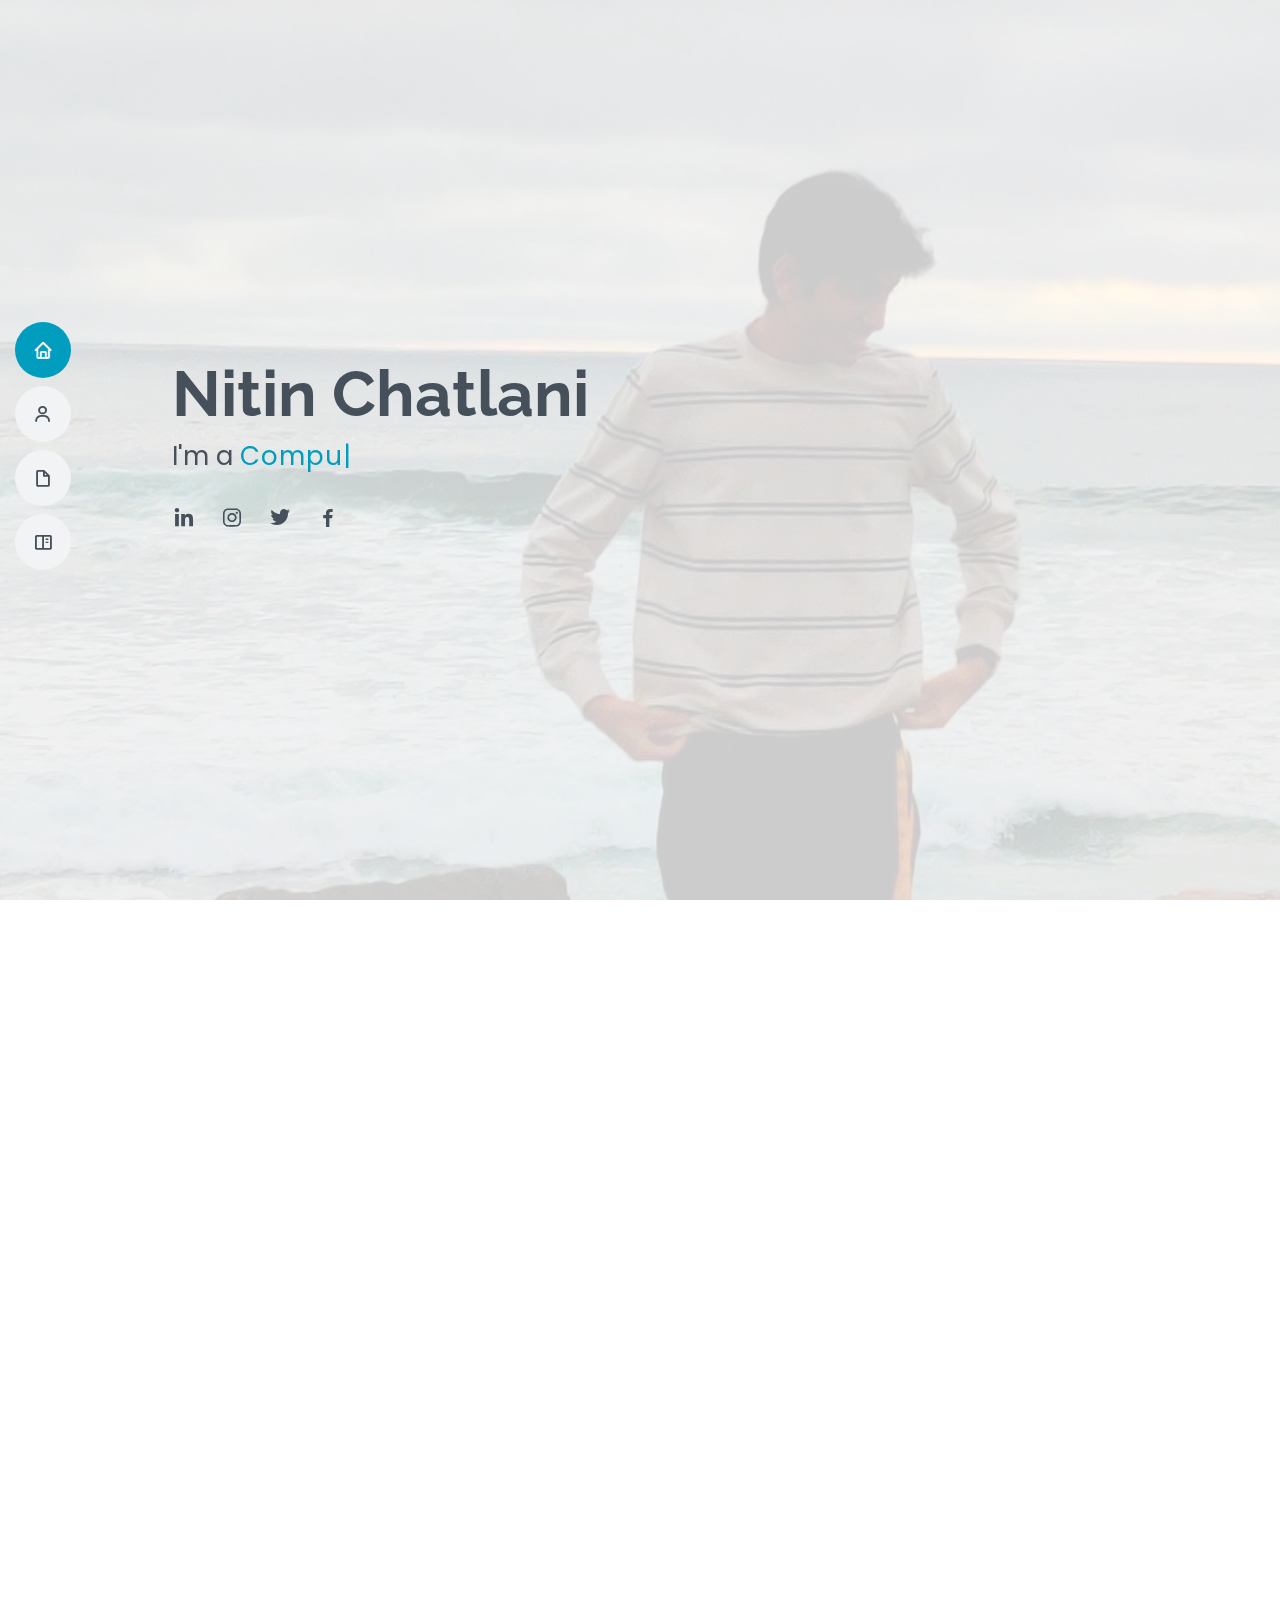
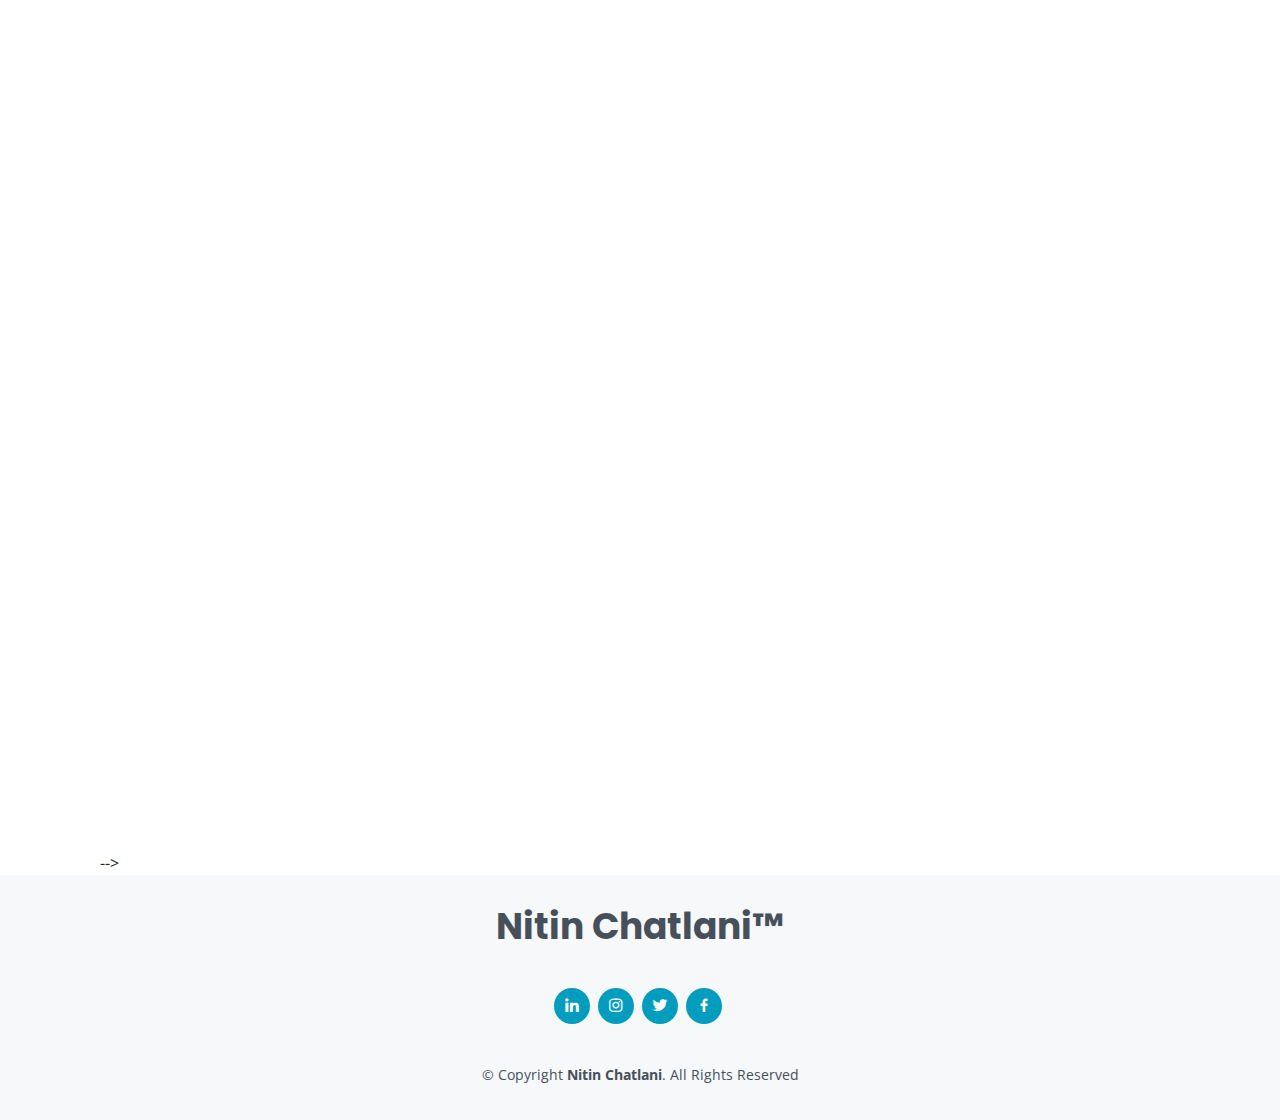
<file: index.html>
<!DOCTYPE html>
<html lang="en">

<head>

  <!-- Google tag (gtag.js) -->
<script async src="https://www.googletagmanager.com/gtag/js?id=G-DQG1VE1M5D"></script>
<script>
  window.dataLayer = window.dataLayer || [];
  function gtag(){dataLayer.push(arguments);}
  gtag('js', new Date());

  gtag('config', 'G-DQG1VE1M5D');
</script>
  <!-- Google Analytics End-->


  <meta charset="utf-8">
  <meta content="width=device-width, initial-scale=1.0" name="viewport">

  <title>Nitin Chatlani&trade;</title>
  <meta content="" name="description">
  <meta content="" name="keywords">

  <!-- Favicons -->
  <link href="assets/img/favicon.png" rel="icon">
  
  <!-- Google Fonts -->
  <link href="https://fonts.googleapis.com/css?family=Open+Sans:300,300i,400,400i,600,600i,700,700i|Raleway:300,300i,400,400i,500,500i,600,600i,700,700i|Poppins:300,300i,400,400i,500,500i,600,600i,700,700i" rel="stylesheet">

  <!-- Vendor CSS Files -->
  <link href="assets/vendor/aos/aos.css" rel="stylesheet">
  <link href="assets/vendor/bootstrap/css/bootstrap.min.css" rel="stylesheet">
  <link href="assets/vendor/bootstrap-icons/bootstrap-icons.css" rel="stylesheet">
  <link href="assets/vendor/boxicons/css/boxicons.min.css" rel="stylesheet">
  <link href="assets/vendor/glightbox/css/glightbox.min.css" rel="stylesheet">
  <link href="assets/vendor/swiper/swiper-bundle.min.css" rel="stylesheet">

  <!-- Template Main CSS File -->
  <link href="assets/css/style.css" rel="stylesheet">

  <!-- =======================================================
  * Template Name: MyResume - v4.9.2
  * Template URL: https://bootstrapmade.com/free-html-bootstrap-template-my-resume/
  * Author: BootstrapMade.com
  * License: https://bootstrapmade.com/license/
  ======================================================== -->
</head>

<body>

  <!-- ======= Mobile nav toggle button ======= -->
  <!-- <button type="button" class="mobile-nav-toggle d-xl-none"><i class="bi bi-list mobile-nav-toggle"></i></button> -->
  <i class="bi bi-list mobile-nav-toggle d-lg-none"></i>
  <!-- ======= Header ======= -->
  <header id="header" class="d-flex flex-column justify-content-center">

    <nav id="navbar" class="navbar nav-menu">
      <ul>
        <li><a href="#hero" class="nav-link scrollto active"><i class="bx bx-home"></i> <span>Home</span></a></li>
        <li><a href="#about" class="nav-link scrollto"><i class="bx bx-user"></i> <span>About</span></a></li>
        <li><a href="#resume" class="nav-link scrollto"><i class="bx bx-file-blank"></i> <span>Resume</span></a></li>
        <li><a href="#portfolio" class="nav-link scrollto"><i class="bx bx-book-content"></i> <span>Portfolio</span></a></li>
        <!-- <li><a href="#contact" class="nav-link scrollto"><i class="bx bx-envelope"></i> <span>Contact</span></a></li> -->
      </ul>
    </nav><!-- .nav-menu -->

  </header><!-- End Header -->

  <!-- ======= Hero Section ======= -->
  <section id="hero" class="d-flex flex-column justify-content-center">
    <div class="container" data-aos="zoom-in" data-aos-delay="100">
      <h1>Nitin Chatlani</h1>
      <p>I'm a <span class="typed" data-typed-items="Computer Science Student, Musician, Cycling Enthusiast, Skincare Aficionado, Entrepreneur"></span></p>
      <div class="social-links">
        <a href="https://www.linkedin.com/in/nitinchatlani/" class="linkedin"><i class="bx bxl-linkedin"></i></a>
        <a href="https://www.instagram.com/n.chatlani" class="instagram"><i class="bx bxl-instagram"></i></a>
        <a href="https://twitter.com/nitinchatlani" class="twitter"><i class="bx bxl-twitter"></i></a>
        <a href="https://www.facebook.com/nk.chatlani" class="facebook"><i class="bx bxl-facebook"></i></a>
      </div>
    </div>
  </section><!-- End Hero -->

  <main id="main">

    <!-- ======= About Section ======= -->
    <section id="about" class="about">
      <div class="container" data-aos="fade-up">

        <div class="section-title">
          <h2>About</h2>
          <p></p>
        </div>

        <div class="row">
          <div class="col-lg-4">
            <img src="assets/img/profile-img.jpg" class="img-fluid" alt="">
            <img src="assets/img/image-under-about.png" class="img-fluid" alt="">
          </div>
          <div class="col-lg-8 pt-4 pt-lg-0 content">
            <h3>Data Integration and Platform Insights Intern 📈 | SDSU Computer Science Undergraduate Student🎓 | Transforming Insights into Action at pladis Global 🍬 | Committed to Data-Driven Excellence 💡
            </h3>
            <p class="fst-italic">
            </p>
            <div class="row">
              <!-- <div class="col-lg-6"> -->
                <!-- <ul> -->
                  <!-- <li><i class="bi bi-chevron-right"></i> <strong>Website:</strong> <span>www.nitinchatlani.com</span></li> -->
                  <!-- <li><i class="bi bi-chevron-right"></i> <strong>Github:</strong> <span>+760 402 6231</span></li> -->
                <!-- </ul> -->
              <!-- </div> -->
              <div class="col-lg-6">
                <ul>
                  <li><i class="bi bi-chevron-right"></i> <strong>Year:</strong> <span>Sophomore</span></li>
                  <li><i class="bi bi-chevron-right"></i> <strong>Degree:</strong> <span>Bachelor's of Science (in progress)</span></li>
                  <li><i class="bi bi-chevron-right"></i> <strong>Email:</strong> <span>nitin.k.chatlani@gmail.com</span></li>
                  <!-- <li><i class="bi bi-chevron-right"></i> <strong>City:</strong> <span>San Diego, CA</span></li> -->
                </ul>
              </div>
            </div>
            <p>
              👋 Hey there! I'm Nitin Chatlani, a dedicated Computer Science student at San Diego State University (SDSU) with a passion for leveraging technology to drive innovation. I am currently interning as a Data Integration + Platform Insights Intern at pladis Global, where I specialize in developing internal tools. My focus is on creating a dynamic dashboard that consolidates various data sources, providing key insights to impact website changes, social media activations, and other brand-related initiatives.
              <br><br>
              💡 Skills and Coursework
              <br>
              My skill set spans Java, C++, Python, HTML, CSS, and more. I've delved into coursework covering Data Structures, Algorithms, Software Systems, and Computer Organization, amongst others. As a developer, some projects I've worked on include my web portfolio, the Anxiety Asset website, and various in-class coding projects. 
              <br><br>
              🔧 Certifications + Clubs
              <br>
              Certified in Java, MS Office Suite, and cybersecurity through Armis Cyber Defense Core. Actively involved in the Cyberdefense Team and eLeetCoders Club at SDSU. Recognized for volunteering with the Presidential Gold Volunteer Service Award and as a FIRST Dean's List Semifinalist.
             
            </p>
        </div>

      </div>
    </section><!-- End About Section -->

    <!-- ======= Skills Section ======= -->
    <section id="skills" class="skills section-bg">
      <div class="container" data-aos="fade-up">

        <div class="section-title">
          <h2>Skills</h2>
          <!-- <p>By taking multiple college-level computer science and math courses combined with the STEM knowledge I've gained in my extracurricular activities, I have a strong understanding of many different softwares, topics, and languages:</p> -->
        </div>

        <div class="row skills-content">

          <div class="col-lg-6">

            <div class="progress">
              <span class="skill">Java <i class="val">100%</i></span>
              <div class="progress-bar-wrap">
                <div class="progress-bar" role="progressbar" aria-valuenow="100" aria-valuemin="0" aria-valuemax="100"></div>
              </div>
              
            </div>
            <!-- <p> I took CS111 and AP Computer Science in highschool (recieving college credit for both), and I am currently enrolled in CS150 -- all of which focusing on Java. I was also in the programming branch of the robotics team for two years and programmed the robots in Java.</p> -->

            <div class="progress">
              <span class="skill">CSS <i class="val">55%</i></span>
              <div class="progress-bar-wrap">
                <div class="progress-bar" role="progressbar" aria-valuenow="55" aria-valuemin="0" aria-valuemax="100"></div>
              </div>

            </div>
            <!-- <p>I made this website using a bit of CSS. </p> -->


            <div class="progress">
              <span class="skill">HTML <i class="val">75%</i></span>
              <div class="progress-bar-wrap">
                <div class="progress-bar" role="progressbar" aria-valuenow="75" aria-valuemin="0" aria-valuemax="100"></div>
              </div>
            </div>

            <div class="progress">
              <span class="skill">C++ <i class="val">85%</i></span>
              <div class="progress-bar-wrap">
                <div class="progress-bar" role="progressbar" aria-valuenow="85" aria-valuemin="0" aria-valuemax="100"></div>
              </div>
            </div>
            <!-- <p> The majority of this website, however, was programmed in HTML.</p> -->


          </div>

          <div class="col-lg-6">

            <div class="progress">
              <span class="skill">Git <i class="val">70%</i></span>
              <div class="progress-bar-wrap">
                <div class="progress-bar" role="progressbar" aria-valuenow="70" aria-valuemin="0" aria-valuemax="100"></div>
              </div>
            </div>

            <div class="progress">
              <span class="skill">Python <i class="val">100%</i></span>
              <div class="progress-bar-wrap">
                <div class="progress-bar" role="progressbar" aria-valuenow="100" aria-valuemin="0" aria-valuemax="100"></div>
              </div>
            </div>

            <div class="progress">
              <span class="skill">Server & Domain Management <i class="val">90%</i></span>
              <div class="progress-bar-wrap">
                <div class="progress-bar" role="progressbar" aria-valuenow="90" aria-valuemin="0" aria-valuemax="100"></div>
              </div>
            </div>

            <div class="progress">
              <span class="skill">Spanish <i class="val">80%</i></span>
              <div class="progress-bar-wrap">
                <div class="progress-bar" role="progressbar" aria-valuenow="90" aria-valuemin="0" aria-valuemax="100"></div>
              </div>
            </div>

          </div>

        </div>

      </div>
    </section><!-- End Skills Section -->

    <!-- ======= Resume Section ======= -->
    <section id="resume" class="resume">
      <div class="container" data-aos="fade-up">

        <div class="section-title">
          <h2>Resume</h2>
        </div>

        <div class="row">
          <div class="col-lg-6">
            <h3 class="resume-title">Summary</h3>
            <div class="resume-item pb-0">
              <h4>Nitin Chatlani
              </h4>
              <p><em>Innovative and creativity-driven Computer Science Student at San Diego State University with 4+ years of coding experience from intial concept to final, polished deliverable.</em></p>
              <!-- <ul> -->
                <!-- <li>San Diego State University</li> -->
                <!-- <li>(760) 402-6231</li> -->
                <!-- <li>nitin.k.chatlani@gmail.com</li> -->
              <!-- </ul> -->
            </div>

            <h3 class="resume-title">Education</h3>
            <div class="resume-item">
              <h4>Bachelors of Science - Computer Science (in progress)</h4>
              <h5>2022 - 2026</h5>
              <p><em>San Diego State University, CA</em></p>
              <p>Ranked the 13th best Computer Science school in California and top 100 in the US for Computer Science.</p>
              <p>Coursework:</p>
              <ul>
                <li>Computer Science:</li>
                <ul>
                  <li>CS150 - Java</li>
                  <li>CS160 - Advanced Java</li>
                  <li>CS210 - Data Structures + Algorithms</li>
                  <li>CS240 - Computer Organization (Assembly)</li>
                  <li>CS250 - Software Systems</li>
                </ul>

                <li>Mathematics:</li>
                <ul>
                  <li>MATH150 - Calculus I</li>
                  <li>MATH151 - Calculus II</li>
                  <li>MATH254 - Linear Algebra</li>
                  <li>MATH245 - Discrete Math</li>
                  <li>STAT250 - Statistical Principles + Practices</li>
                </ul>
                
                <li>Physical Sciences:</li>
                <ul>
                  <li>PHYS195 - Calculus-Based Physics</li>
                  <li>PHYS196 - Electricity + Magnetism</li>
                  <li>BIO100 - Introdution to Biology</li>
                </ul>

              </ul>

            </div>
            <div class="resume-item">
              <h4>High School Diploma</h4>
              <h5>2018 - 2022</h5> <h5>GPA - 4.45</h5>

              <p><em>San Dieguito High School Academy, Encinitas, CA</em></p>
              <p>Coursework and Statistics:</p>
              <ul>
                <li>AP Computer Science P (CS100 & CS299 Equivalent)</li>
                <li>AP Calculus AB & BC (MATH120, 140, 141, & 150 Equivalent)</li>
                <li>AP Physics 1 (PHYS180A & 182A Equivalent)</li>
                <li>AP Language and Literature Composition (RWS100 & ENGL220 Equivalent)</li>
                <li>AP World and US History (HIST101, 109, & 110 Equivalent)</li>
                <li>AP Microeconomics & US Government</li>
                <li>AP Music Theory</li>
                <li>Spanish 1-3 (Biliterate)</li>


              </ul>
            </div>

          </div>
          <div class="col-lg-6">
            <h3 class="resume-title">Extracurriculars & Work Experience</h3>
            <div class="resume-item">
              <h4>Data Integration and Platform Insights Intern</h4>
              <h5>Spring 2024 (present)</h5>
              <p><em>pladis Global </em></p>
              <ul>
                <li>Developing dynamic dashboards to consolidate diverse data for the Flipz brand</li>
                <li>Contributing key insights for impactful marketing activations, website changes, and product initiatives</li>
                <li>Introducing data science capabilities and automating planning processes</li>
              </ul>
            </div>
            <div class="resume-item">
              <h4>Member</h4>
              <h5>2023 - Present</h5>
              <p><em>eLeetCoders Club, San Diego State University</em></p>
            </div>

            <div class="resume-item">
              <h4>IT Intern and Instructor</h4>
              <h5>Summer 2023</h5>
              <p><em>Lavner Education, University of San Diego</em></p>
              <ul>
                <li>Assisted with the setup and maintanence of on-site computer hardware, software, and internet connectivity</li>
                <li>Delivered quality, educational instruction to students in both a class and one-on-one environment</li>
                <li>Assisted with debugging, deploying, and clean-up of code in C++, Python, and HTML</li>
              </ul>
            </div>

            <div class="resume-item">
              <h4>Student Research Assistant</h4>
              <h5>Spring 2023</h5>
              <p><em>San Diego State University Research Foundation</em></p>
              <ul>
                <li>Worked with Assistant Professor Miranda Parker to better understand how to best train Computer Science students' spatial awareness</li>
                <li>Designed the official research study flyer</li>
                <li>Designed and Developed the research study procedure to be later conducted on human subjects</li>
              </ul>
            </div>
            <div class="resume-item">
              <h4>Member</h4>
              <h5>2022 - Present</h5>
              <p><em>Cybersecurity Club, San Diego State University </em></p> 
            </div>
            <div class="resume-item">
              <h4>Robotics President</h4>
              <h5>2020 - 2021</h5>
              <p><em>FIRST Team Paradox 2102, Encinitas, CA </em></p>
              <ul>
                <li>Led over 100 students with guidance from 20+ experts in STEAM fields</li>
                <li>Supervised the assessment of all graphic materials in order to ensure quality and accuracy of the design</li>
                <li>Oversaw the efficient use of production project budgets ranging from $2,000 - $75,000</li>
                <li>Facilitated the engineering (CAD, programming, etc.), marketing, and financial teams' deadlines and goals annually</li>
              </ul>
            </div>
            
            <!--
            <div class="resume-item">
              <h4>English and Critical Thinking Course Teacher Aide</h4>
              <h5>2019 - 2021</h5>
              <p><em>Univerity of California San Diego</em></p>
              <ul>
                <li>Developed class curriculum for international students from China</li>
                <li>Taught students how to write compelling speeches while incorporating creative and critical thinking strategies</li>
                <li>Taught appropriate rhetorical strategies to strengthen rhetoric and writing skills</li>
                <li>Practiced speeches with students and gave feedback to ensure eloquent oration</li>
              </ul>
            </div>
          -->

           <!-- <div class="resume-item">
              <h4>Head of Sponsor Relations</h4>
              <h5>2019 - 2020</h5>
              <p><em>FIRST Team Paradox 2102, Encinitas, CA</em></p>
              <ul>
                <li>Led a group of business-oriented students focused on recruiting sponsors for the team </li>
                <li>Worked with representatives from companies like Qualcomm, Viasat, Nordson, and more to help support the team</li>
                <li>Invited guest speakers from sponsor companies to present to the team on various STEAM topics</li> 
                <li>Organized sponsor appreciation events annually</li>
              </ul>
            </div> -->
          </div>
        
        </div>

      </div>
    </section><!-- End Resume Section -->

    <!-- ======= Portfolio Section ======= -->
    <section id="portfolio" class="portfolio section-bg">
      <div class="container" data-aos="fade-up">

        <div class="section-title">
          <h2>Project Portfolio</h2>
        </div>

        <div class="row">
          <div class="col-lg-12 d-flex justify-content-center" data-aos="fade-up" data-aos-delay="100">
            <ul id="portfolio-flters">
              <li data-filter="*" class="filter-active">All</li>
              <li data-filter=".filter-school">School</li>
              <li data-filter=".filter-ec">Extracurricular</li>
              <li data-filter=".filter-personal">Personal</li>
            </ul>
          </div>
        </div>

        <div class="row portfolio-container" data-aos="fade-up" data-aos-delay="200">
          <!--
            <div class="col-lg-4 col-md-6 portfolio-item filter-personal">
              <div class="portfolio-wrap">
                <img src="assets/img/portfolio/portfolio-1.jpg" class="img-fluid" alt="">
                <div class="portfolio-info">
                  <h4>Bubble Brand Ambassador</h4>
                  <p>Personal</p>
                  <div class="portfolio-links">
                    <a href="assets/img/portfolio/portfolio-1.jpg" data-gallery="portfolioGallery" class="portfolio-lightbox" title="Enlarge Images"><i class="bx bx-plus"></i></a>
                    <a href="portfolio-details-bubble.html" class="portfolio-details-lightbox" data-glightbox="type: external" title="More Details"><i class="bx bx-link"></i></a>
                  </div>
                </div>
              </div>
            </div>
          -->
          <div class="col-lg-4 col-md-6 portfolio-item filter-ec">
            <div class="portfolio-wrap">
              <img src="assets/img/portfolio/portfolio-10.png" class="img-fluid" alt="">
              <div class="portfolio-info">
                <h4>CS Education Research Study</h4>
                <p>Extracurricular</p>
                <div class="portfolio-links">
                  <a href="assets/img/portfolio/portfolio-10.png" data-gallery="portfolioGallery" class="portfolio-lightbox" title="Enlarge Images"><i class="bx bx-plus"></i></a>
                  <a href="portfolio-details-csED.html" class="portfolio-details-lightbox" data-glightbox="type: external" title="More Details"><i class="bx bx-link"></i></a>
                </div>
              </div>
            </div>
          </div>

          <div class="col-lg-4 col-md-6 portfolio-item filter-personal">
            <div class="portfolio-wrap">
              <img src="assets/img/portfolio/portfolio-1.jpg" class="img-fluid" alt="">
              <div class="portfolio-info">
                <h4>Bubble Brand Ambassador</h4>
                <p>Personal</p>
                <div class="portfolio-links">
                  <a href="assets/img/portfolio/portfolio-1.jpg" data-gallery="portfolioGallery" class="portfolio-lightbox" title="Enlarge Images"><i class="bx bx-plus"></i></a>
                  <a href="portfolio-details-bubble.html" class="portfolio-details-lightbox" data-glightbox="type: external" title="More Details"><i class="bx bx-link"></i></a>
                </div>
              </div>
            </div>
          </div>

          <div class="col-lg-4 col-md-6 portfolio-item filter-ec">
            <div class="portfolio-wrap">
              <img src="assets/img/portfolio/portfolio-2.jpg" class="img-fluid" alt="">
              <div class="portfolio-info">
                <h4>Robotics</h4>
                <p>Extracurricular</p>
                <div class="portfolio-links">
                  <a href="assets/img/portfolio/portfolio-2.jpg" data-gallery="portfolioGallery" class="portfolio-lightbox" title="Enlarge Images"><i class="bx bx-plus"></i></a>
                  <a href="portfolio-details-robotics.html" class="portfolio-details-lightbox" data-glightbox="type: external" title="More Details"><i class="bx bx-link"></i></a>
                </div>
              </div>
            </div>
          </div>

          <div class="col-lg-4 col-md-6 portfolio-item filter-school">
            <div class="portfolio-wrap">
              <img src="assets/img/portfolio/portfolio-11.png" class="img-fluid" alt="">
              <div class="portfolio-info">
                <h4>Mock Project Proposal</h4>
                <p>School</p>
                <div class="portfolio-links">
                  <a href="assets/img/portfolio/portfolio-11.png" data-gallery="portfolioGallery" class="portfolio-lightbox" title="Enlarge Images"><i class="bx bx-plus"></i></a>
                  <a href="portfolio-details-project-proposal.html" class="portfolio-details-lightbox" data-glightbox="type: external" title="More Details"><i class="bx bx-link"></i></a>
                </div>
              </div>
            </div>
          </div>

          <div class="col-lg-4 col-md-6 portfolio-item filter-school">
            <div class="portfolio-wrap">
              <img src="assets/img/portfolio/portfolio-3.jpg" class="img-fluid" alt="">
              <div class="portfolio-info">
                <h4>Calorie Tracker Application</h4>
                <p>School</p>
                <div class="portfolio-links">
                  <a href="assets/img/portfolio/portfolio-3.jpg" data-gallery="portfolioGallery" class="portfolio-lightbox" title="Enlarge Image"><i class="bx bx-plus"></i></a>
                  <a href="portfolio-details-calorie-tracker.html" class="portfolio-details-lightbox" data-glightbox="type: external" title="More Details"><i class="bx bx-link"></i></a>
                </div>
              </div>
            </div>
          </div>

          <div class="col-lg-4 col-md-6 portfolio-item filter-ec">
            <div class="portfolio-wrap">
              <img src="assets/img/portfolio/portfolio-9.jpg" class="img-fluid" alt="">
              <div class="portfolio-info">
                <h4>Armis Cyber Defense Core Badge</h4>
                <p>Extracurricular</p>
                <div class="portfolio-links">
                  <a href="assets/img/portfolio/portfolio-9.jpg" data-gallery="portfolioGallery" class="portfolio-lightbox" title="Enlarge"><i class="bx bx-plus"></i></a>
                  <a href="portfolio-details-armis.html" class="portfolio-details-lightbox" data-glightbox="type: external" title="Portfolio Details"><i class="bx bx-link"></i></a>
                </div>
              </div>
            </div>
          </div>

          <div class="col-lg-4 col-md-6 portfolio-item filter-personal">
            <div class="portfolio-wrap">
              <img src="assets/img/portfolio/portfolio-5.png" class="img-fluid" alt="">
              <div class="portfolio-info">
                <h4>Anxiety Asset</h4>
                <p>Personal</p>
                <div class="portfolio-links">
                  <a href="assets/img/portfolio/portfolio-5.png" data-gallery="portfolioGallery" class="portfolio-lightbox" title="Web 2"><i class="bx bx-plus"></i></a>
                  <a href="portfolio-details-anxiety-asset.html" class="portfolio-details-lightbox" data-glightbox="type: external" title="Portfolio Details"><i class="bx bx-link"></i></a>
                </div>
              </div>
            </div>
          </div>

          <div class="col-lg-4 col-md-6 portfolio-item filter-school">
            <div class="portfolio-wrap">
              <img src="assets/img/portfolio/portfolio-6.jpg" class="img-fluid" alt="">
              <div class="portfolio-info">
                <h4>Mental Health Initiative</h4>
                <p>School</p>
                <div class="portfolio-links">
                  <a href="assets/img/portfolio/portfolio-6.jpg" data-gallery="portfolioGallery" class="portfolio-lightbox" title="App 3"><i class="bx bx-plus"></i></a>
                  <a href="portfolio-details-mhi.html" class="portfolio-details-lightbox" data-glightbox="type: external" title="Portfolio Details"><i class="bx bx-link"></i></a>
                </div>
              </div>
            </div>
          </div>

          <div class="col-lg-4 col-md-6 portfolio-item filter-personal">
            <div class="portfolio-wrap">
              <img src="assets/img/portfolio/portfolio-7.jpg" class="img-fluid" alt="">
              <div class="portfolio-info">
                <h4>Web Portfolio</h4>
                <p>Personal</p>
                <div class="portfolio-links">
                  <a href="assets/img/portfolio/portfolio-7.jpg" data-gallery="portfolioGallery" class="portfolio-lightbox" title="Enlarge Image"><i class="bx bx-plus"></i></a>
                  <a href="portfolio-details-portfolio.html" class="portfolio-details-lightbox" data-glightbox="type: external" title="Portfolio Details"><i class="bx bx-link"></i></a>
                </div>
              </div>
            </div>
          </div>

          <div class="col-lg-4 col-md-6 portfolio-item filter-school">
            <div class="portfolio-wrap">
              <img src="assets/img/portfolio/portfolio-8.jpg" class="img-fluid" alt="">
              <div class="portfolio-info">
                <h4>PALs Presentations Series</h4>
                <p>School</p>
                <div class="portfolio-links">
                  <a href="assets/img/portfolio/portfolio-8.jpg" data-gallery="portfolioGallery" class="portfolio-lightbox" title="Enlarge Image"><i class="bx bx-plus"></i></a>
                  <a href="portfolio-details-pals.html" class="portfolio-details-lightbox" data-glightbox="type: external" title="Portfolio Details"><i class="bx bx-link"></i></a>
                </div>
              </div>
            </div>
          </div>

          
        </div>

      </div>
    </section><!-- End Portfolio Section -->


    <!-- ======= Contact Section COMMENTED OUT======= 
    <section id="contact" class="contact">
      <div class="container" data-aos="fade-up">

        <div class="section-title">
          <h2>Contact</h2>
        </div>

        <div class="row mt-1">

          

          <div class="col-lg-15 mt-5 mt-lg-0">

            <form action="forms/contact.php" method="post" role="form" class="php-email-form">
              <div class="row">
                <div class="col-md-6 form-group">
                  <input type="text" name="name" class="form-control" id="name" placeholder="Your Name" required>
                </div>
                <div class="col-md-6 form-group mt-3 mt-md-0">
                  <input type="email" class="form-control" name="email" id="email" placeholder="Your Email" required>
                </div>
              </div>
              <div class="form-group mt-3">
                <input type="text" class="form-control" name="subject" id="subject" placeholder="Subject" required>
              </div>
              <div class="form-group mt-3">
                <textarea class="form-control" name="message" rows="5" placeholder="Message" required></textarea>
              </div>
              <div class="my-3">
                <div class="loading">Loading</div>
                <div class="error-message"></div>
                <div class="sent-message">Your message has been sent. Thank you!</div>
              </div>
              <div class="text-center"><button type="submit">Send Message</button></div>
            </form>

          </div>

        </div>

      </div>
    </section><!-- End Contact Section -->-->

  </main><!-- End #main -->

  <!-- ======= Footer ======= -->
  <footer id="footer">
    <div class="container">
      <h3>Nitin Chatlani&trade;	</h3>
      <p></p>
      <div class="social-links">
        <a href="https://www.linkedin.com/in/nitinchatlani/" class="linkedin"><i class="bx bxl-linkedin"></i></a>
        <a href="https://www.instagram.com/n.chatlani" class="instagram"><i class="bx bxl-instagram"></i></a>
        <a href="https://twitter.com/nitinchatlani" class="twitter"><i class="bx bxl-twitter"></i></a>
        <a href="https://www.facebook.com/nk.chatlani" class="facebook"><i class="bx bxl-facebook"></i></a>
      </div>
      <div class="copyright">
        &copy; Copyright <strong><span>Nitin Chatlani</span></strong>. All Rights Reserved
      </div>
      <div class="credits">
        <!-- All the links in the footer should remain intact. -->
        <!-- You can delete the links only if you purchased the pro version. -->
        <!-- Licensing information: [license-url] -->
        <!-- Purchase the pro version with working PHP/AJAX contact form: https://bootstrapmade.com/free-html-bootstrap-template-my-resume/ -->
        <!-- Designed by <a href="https://bootstrapmade.com/">BootstrapMade</a> -->
      </div>
    </div>
  </footer><!-- End Footer -->

  <div id="preloader"></div>
  <a href="#" class="back-to-top d-flex align-items-center justify-content-center"><i class="bi bi-arrow-up-short"></i></a>

  <!-- Vendor JS Files -->
  <script src="assets/vendor/purecounter/purecounter_vanilla.js"></script>
  <script src="assets/vendor/aos/aos.js"></script>
  <script src="assets/vendor/bootstrap/js/bootstrap.bundle.min.js"></script>
  <script src="assets/vendor/glightbox/js/glightbox.min.js"></script>
  <script src="assets/vendor/isotope-layout/isotope.pkgd.min.js"></script>
  <script src="assets/vendor/swiper/swiper-bundle.min.js"></script>
  <script src="assets/vendor/typed.js/typed.min.js"></script>
  <script src="assets/vendor/waypoints/noframework.waypoints.js"></script>
  <script src="assets/vendor/php-email-form/validate.js"></script>

  <!-- Template Main JS File -->
  <script src="assets/js/main.js"></script>

</body>

</html>
</file>
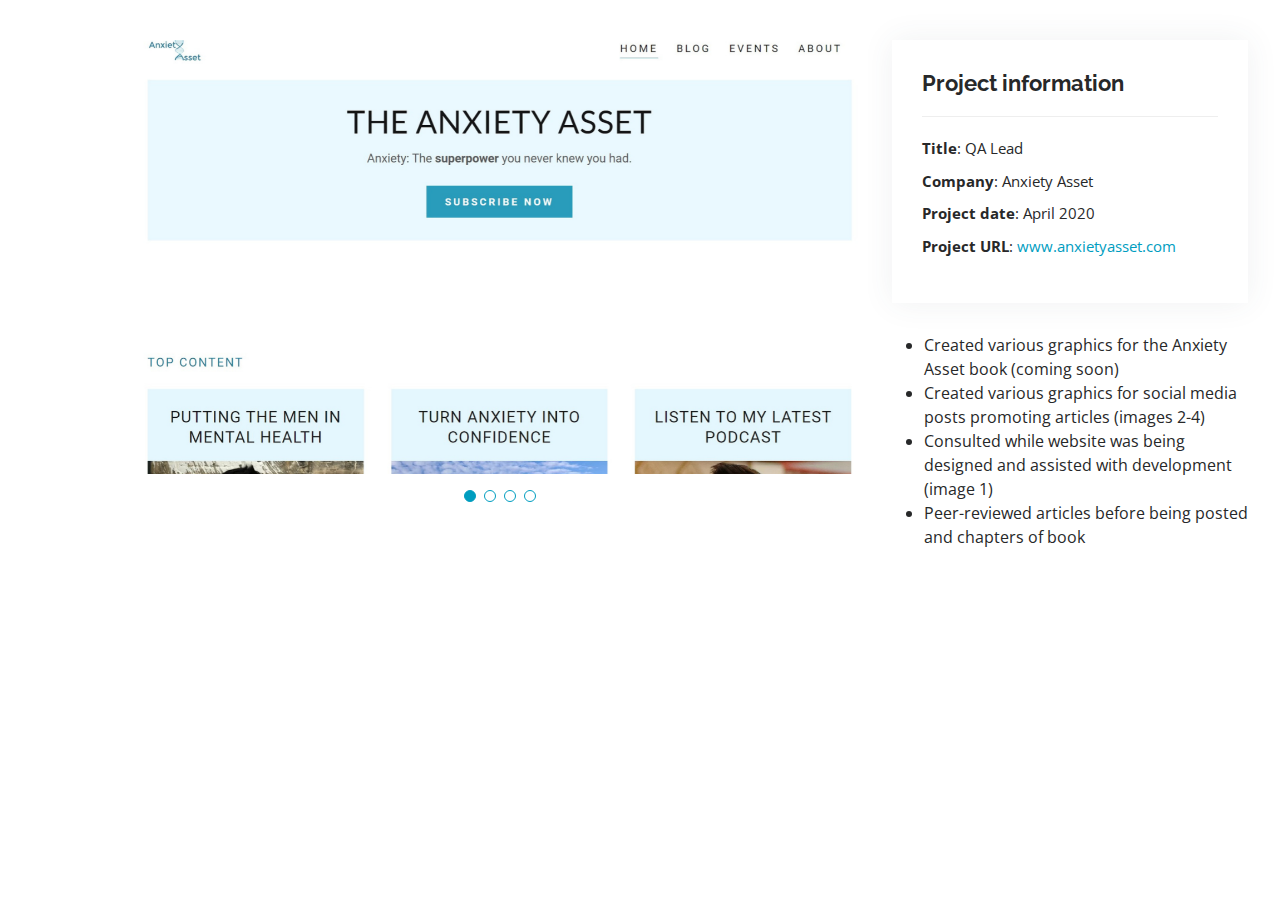
<file: portfolio-details-anxiety-asset.html>
<!DOCTYPE html>
<html lang="en">

<head>
  <meta charset="utf-8">
  <meta content="width=device-width, initial-scale=1.0" name="viewport">

  <title>Portfolio Details - Personal Bootstrap Template</title>
  <meta content="" name="description">
  <meta content="" name="keywords">

  <!-- Favicons -->
  <link href="assets/img/favicon.png" rel="icon">
  <link href="assets/img/apple-touch-icon.png" rel="apple-touch-icon">

  <!-- Google Fonts -->
  <link href="https://fonts.googleapis.com/css?family=Open+Sans:300,300i,400,400i,600,600i,700,700i|Raleway:300,300i,400,400i,500,500i,600,600i,700,700i|Poppins:300,300i,400,400i,500,500i,600,600i,700,700i" rel="stylesheet">

  <!-- Vendor CSS Files -->
  <link href="assets/vendor/aos/aos.css" rel="stylesheet">
  <link href="assets/vendor/bootstrap/css/bootstrap.min.css" rel="stylesheet">
  <link href="assets/vendor/bootstrap-icons/bootstrap-icons.css" rel="stylesheet">
  <link href="assets/vendor/boxicons/css/boxicons.min.css" rel="stylesheet">
  <link href="assets/vendor/glightbox/css/glightbox.min.css" rel="stylesheet">
  <link href="assets/vendor/swiper/swiper-bundle.min.css" rel="stylesheet">

  <!-- Template Main CSS File -->
  <link href="assets/css/style.css" rel="stylesheet">

  <!-- =======================================================
  * Template Name: MyResume - v4.9.2
  * Template URL: https://bootstrapmade.com/free-html-bootstrap-template-my-resume/
  * Author: BootstrapMade.com
  * License: https://bootstrapmade.com/license/
  ======================================================== -->
</head>

<!-- Google tag (gtag.js) -->
<script async src="https://www.googletagmanager.com/gtag/js?id=G-DQG1VE1M5D"></script>
<script>
  window.dataLayer = window.dataLayer || [];
  function gtag(){dataLayer.push(arguments);}
  gtag('js', new Date());

  gtag('config', 'G-DQG1VE1M5D');
</script>
  <!-- Google Analytics End-->

<body>

  <main id="main">

    <!-- ======= Portfolio Details Section ======= -->
    <section id="portfolio-details" class="portfolio-details">
      <div class="container">

        <div class="row gy-4">

          <div class="col-lg-8">
            <div class="portfolio-details-slider swiper">
              <div class="swiper-wrapper align-items-center">

                <div class="swiper-slide">
                  <img src="assets/img/portfolio/anxiety asset/1.png" alt="">
                </div>

                <div class="swiper-slide">
                  <img src="assets/img/portfolio/anxiety asset/2.png" alt="">
                </div>

                <div class="swiper-slide">
                  <img src="assets/img/portfolio/anxiety asset/3.png" alt="">
                </div>

                <div class="swiper-slide">
                  <img src="assets/img/portfolio/anxiety asset/4.png" alt="">
                </div>

              
              </div>
              <div class="swiper-pagination"></div>
            </div>
          </div>

          <div class="col-lg-4">
            <div class="portfolio-info">
              <h3>Project information</h3>
              <ul>
                <li><strong>Title</strong>: QA Lead</li>
                <li><strong>Company</strong>: Anxiety Asset</li>
                <li><strong>Project date</strong>: April 2020</li>
                <li><strong>Project URL</strong>: <a href="https://www.anxietyasset.com" target="_blank" rel="noopener nonreferrer">www.anxietyasset.com</a></li>
              </ul>
            </div>
            <div class="portfolio-description">
              <ul>
                <li>Created various graphics for the Anxiety Asset book (coming soon)</li>
                <li>Created various graphics for social media posts promoting articles (images 2-4)</li>
                <li>Consulted while website was being designed and assisted with development (image 1)</li>
                <li>Peer-reviewed articles before being posted and chapters of book</li>
              </ul>
            </div>
          </div>

        </div>

      </div>
    </section><!-- End Portfolio Details Section -->

  </main><!-- End #main -->

  <div id="preloader"></div>
  <a href="#" class="back-to-top d-flex align-items-center justify-content-center"><i class="bi bi-arrow-up-short"></i></a>

  <!-- Vendor JS Files -->
  <script src="assets/vendor/purecounter/purecounter_vanilla.js"></script>
  <script src="assets/vendor/aos/aos.js"></script>
  <script src="assets/vendor/bootstrap/js/bootstrap.bundle.min.js"></script>
  <script src="assets/vendor/glightbox/js/glightbox.min.js"></script>
  <script src="assets/vendor/isotope-layout/isotope.pkgd.min.js"></script>
  <script src="assets/vendor/swiper/swiper-bundle.min.js"></script>
  <script src="assets/vendor/typed.js/typed.min.js"></script>
  <script src="assets/vendor/waypoints/noframework.waypoints.js"></script>
  <script src="assets/vendor/php-email-form/validate.js"></script>

  <!-- Template Main JS File -->
  <script src="assets/js/main.js"></script>

</body>

</html>
</file>
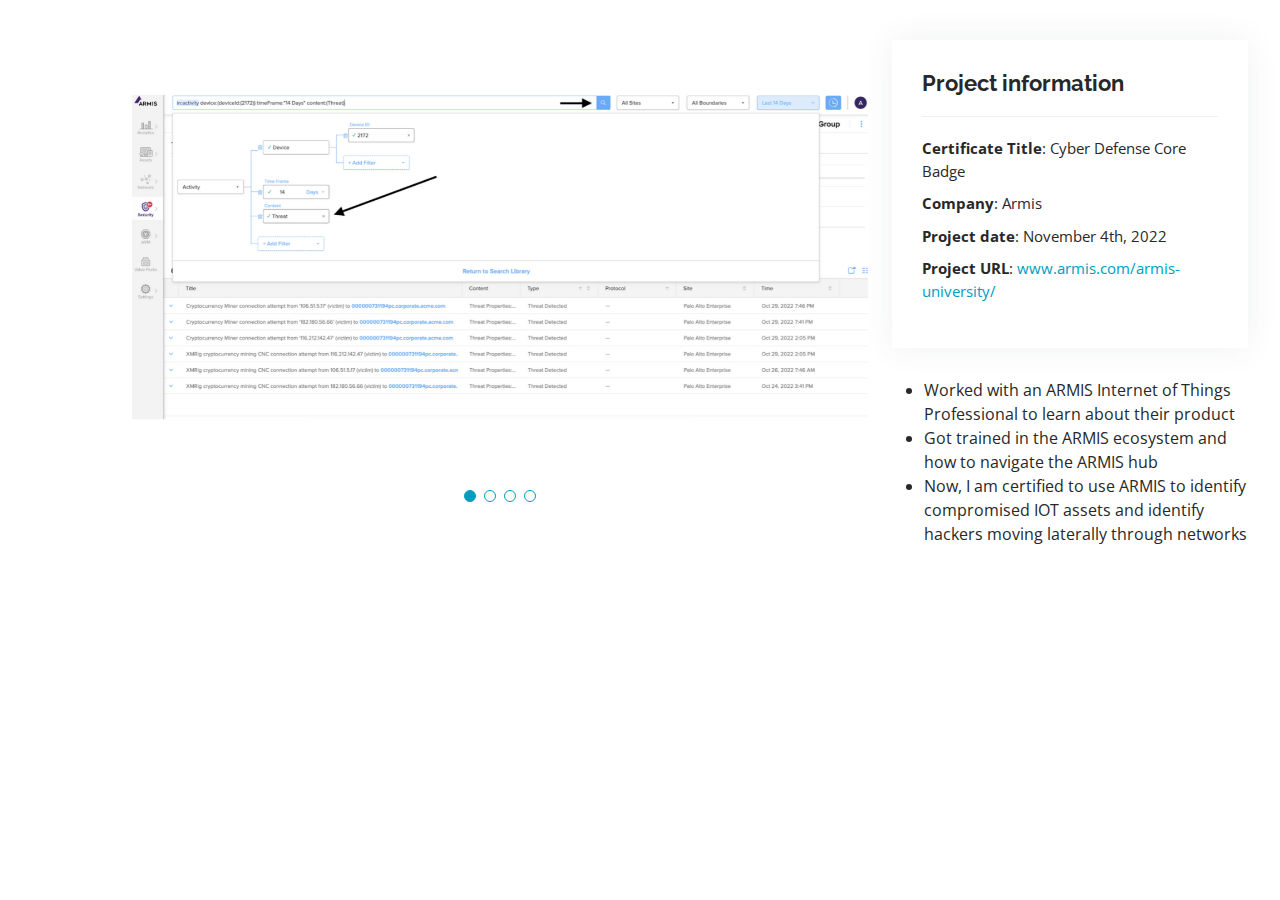
<file: portfolio-details-armis.html>
<!DOCTYPE html>
<html lang="en">

<head>
  <meta charset="utf-8">
  <meta content="width=device-width, initial-scale=1.0" name="viewport">

  <title>Portfolio Details - Personal Bootstrap Template</title>
  <meta content="" name="description">
  <meta content="" name="keywords">

  <!-- Favicons -->
  <link href="assets/img/favicon.png" rel="icon">
  <link href="assets/img/apple-touch-icon.png" rel="apple-touch-icon">

  <!-- Google Fonts -->
  <link href="https://fonts.googleapis.com/css?family=Open+Sans:300,300i,400,400i,600,600i,700,700i|Raleway:300,300i,400,400i,500,500i,600,600i,700,700i|Poppins:300,300i,400,400i,500,500i,600,600i,700,700i" rel="stylesheet">

  <!-- Vendor CSS Files -->
  <link href="assets/vendor/aos/aos.css" rel="stylesheet">
  <link href="assets/vendor/bootstrap/css/bootstrap.min.css" rel="stylesheet">
  <link href="assets/vendor/bootstrap-icons/bootstrap-icons.css" rel="stylesheet">
  <link href="assets/vendor/boxicons/css/boxicons.min.css" rel="stylesheet">
  <link href="assets/vendor/glightbox/css/glightbox.min.css" rel="stylesheet">
  <link href="assets/vendor/swiper/swiper-bundle.min.css" rel="stylesheet">

  <!-- Template Main CSS File -->
  <link href="assets/css/style.css" rel="stylesheet">

  <!-- =======================================================
  * Template Name: MyResume - v4.9.2
  * Template URL: https://bootstrapmade.com/free-html-bootstrap-template-my-resume/
  * Author: BootstrapMade.com
  * License: https://bootstrapmade.com/license/
  ======================================================== -->
</head>

<!-- Google tag (gtag.js) -->
<script async src="https://www.googletagmanager.com/gtag/js?id=G-DQG1VE1M5D"></script>
<script>
  window.dataLayer = window.dataLayer || [];
  function gtag(){dataLayer.push(arguments);}
  gtag('js', new Date());

  gtag('config', 'G-DQG1VE1M5D');
</script>
  <!-- Google Analytics End-->

<body>

  <main id="main">

    <!-- ======= Portfolio Details Section ======= -->
    <section id="portfolio-details" class="portfolio-details">
      <div class="container">

        <div class="row gy-4">

          <div class="col-lg-8">
            <div class="portfolio-details-slider swiper">
              <div class="swiper-wrapper align-items-center">

                <div class="swiper-slide">
                  <img src="assets/img/portfolio/armis/1.png" alt="">
                </div>

                <div class="swiper-slide">
                  <img src="assets/img/portfolio/armis/2.png" alt="">
                </div>

                <div class="swiper-slide">
                  <img src="assets/img/portfolio/armis/3.png" alt="">
                </div>

                <div class="swiper-slide">
                  <img src="assets/img/portfolio/armis/4.png" alt="">
                </div>

              </div>
              <div class="swiper-pagination"></div>
            </div>
          </div>

          <div class="col-lg-4">
            <div class="portfolio-info">
              <h3>Project information</h3>
              <ul>
                <li><strong>Certificate Title</strong>: Cyber Defense Core Badge</li>
                <li><strong>Company</strong>: Armis</li>
                <li><strong>Project date</strong>: November 4th, 2022</li>
                <li><strong>Project URL</strong>: <a href="https://www.armis.com/armis-university/" target="_blank" rel="noopener nonreferrer">www.armis.com/armis-university/</a></li>
              </ul>
            </div>
            <div class="portfolio-description">
             <ul>
              <li>Worked with an ARMIS Internet of Things Professional to learn about their product</li>
              <li>Got trained in the ARMIS ecosystem and how to navigate the ARMIS hub</li>
              <li>Now, I am certified to use ARMIS to identify compromised IOT assets and identify hackers moving laterally through networks</li>
             </ul>
            </div>
          </div>

        </div>

      </div>
    </section><!-- End Portfolio Details Section -->

  </main><!-- End #main -->

  <div id="preloader"></div>
  <a href="#" class="back-to-top d-flex align-items-center justify-content-center"><i class="bi bi-arrow-up-short"></i></a>

  <!-- Vendor JS Files -->
  <script src="assets/vendor/purecounter/purecounter_vanilla.js"></script>
  <script src="assets/vendor/aos/aos.js"></script>
  <script src="assets/vendor/bootstrap/js/bootstrap.bundle.min.js"></script>
  <script src="assets/vendor/glightbox/js/glightbox.min.js"></script>
  <script src="assets/vendor/isotope-layout/isotope.pkgd.min.js"></script>
  <script src="assets/vendor/swiper/swiper-bundle.min.js"></script>
  <script src="assets/vendor/typed.js/typed.min.js"></script>
  <script src="assets/vendor/waypoints/noframework.waypoints.js"></script>
  <script src="assets/vendor/php-email-form/validate.js"></script>

  <!-- Template Main JS File -->
  <script src="assets/js/main.js"></script>

</body>

</html>
</file>
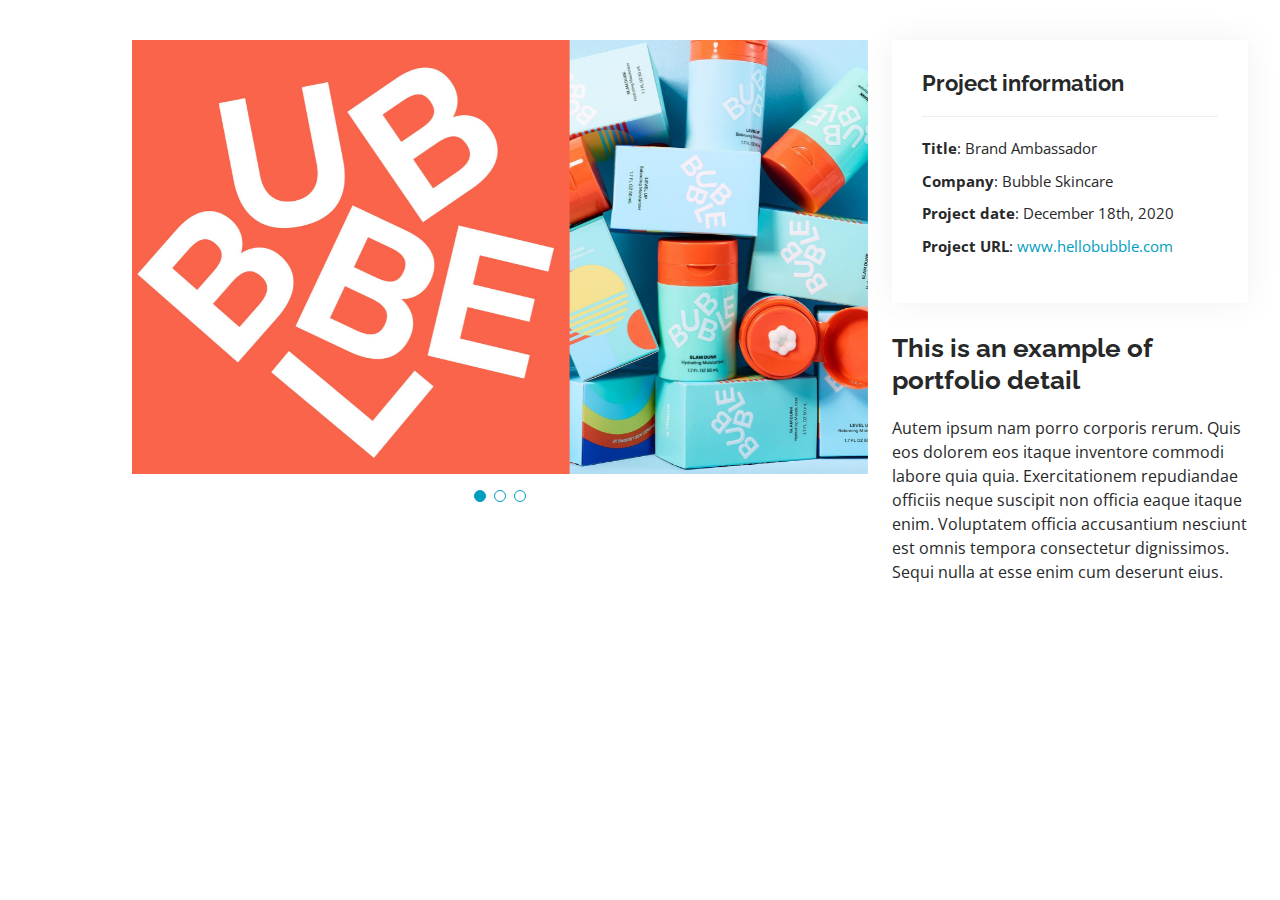
<file: portfolio-details-bubble.html>
<!DOCTYPE html>
<html lang="en">

<head>

  <!-- Google tag (gtag.js) -->
<script async src="https://www.googletagmanager.com/gtag/js?id=G-DQG1VE1M5D"></script>
<script>
  window.dataLayer = window.dataLayer || [];
  function gtag(){dataLayer.push(arguments);}
  gtag('js', new Date());

  gtag('config', 'G-DQG1VE1M5D');
</script>

  <!-- Google Analytics End-->

  <meta charset="utf-8">
  <meta content="width=device-width, initial-scale=1.0" name="viewport">

  <title>Portfolio Details - Personal Bootstrap Template</title>
  <meta content="" name="description">
  <meta content="" name="keywords">

  <!-- Favicons -->
  <link href="assets/img/favicon.png" rel="icon">
  <link href="assets/img/apple-touch-icon.png" rel="apple-touch-icon">

  <!-- Google Fonts -->
  <link href="https://fonts.googleapis.com/css?family=Open+Sans:300,300i,400,400i,600,600i,700,700i|Raleway:300,300i,400,400i,500,500i,600,600i,700,700i|Poppins:300,300i,400,400i,500,500i,600,600i,700,700i" rel="stylesheet">

  <!-- Vendor CSS Files -->
  <link href="assets/vendor/aos/aos.css" rel="stylesheet">
  <link href="assets/vendor/bootstrap/css/bootstrap.min.css" rel="stylesheet">
  <link href="assets/vendor/bootstrap-icons/bootstrap-icons.css" rel="stylesheet">
  <link href="assets/vendor/boxicons/css/boxicons.min.css" rel="stylesheet">
  <link href="assets/vendor/glightbox/css/glightbox.min.css" rel="stylesheet">
  <link href="assets/vendor/swiper/swiper-bundle.min.css" rel="stylesheet">

  <!-- Template Main CSS File -->
  <link href="assets/css/style.css" rel="stylesheet">

  <!-- =======================================================
  * Template Name: MyResume - v4.9.2
  * Template URL: https://bootstrapmade.com/free-html-bootstrap-template-my-resume/
  * Author: BootstrapMade.com
  * License: https://bootstrapmade.com/license/
  ======================================================== -->
</head>

<body>

  <main id="main">

    <!-- ======= Portfolio Details Section ======= -->
    <section id="portfolio-details" class="portfolio-details">
      <div class="container">

        <div class="row gy-4">

          <div class="col-lg-8">
            <div class="portfolio-details-slider swiper">
              <div class="swiper-wrapper align-items-center">

                <div class="swiper-slide">
                  <img src="assets/img/portfolio/bubble/2.png" alt="">
                </div>

                <div class="swiper-slide">
                  <img src="assets/img/portfolio/bubble/3.png" alt="">
                </div>

                <div class="swiper-slide">
                  <img src="assets/img/portfolio/bubble/4.png" alt="">
                </div>

              </div>
              <div class="swiper-pagination"></div>
            </div>
          </div>

          <div class="col-lg-4">
            <div class="portfolio-info">
              <h3>Project information</h3>
              <ul>
                <li><strong>Title</strong>: Brand Ambassador</li>
                <li><strong>Company</strong>: Bubble Skincare</li>
                <li><strong>Project date</strong>: December 18th, 2020</li>
                <li><strong>Project URL</strong>: <a href="https://www.hellobubble.com" target="_blank" rel="noopener nonreferrer">www.hellobubble.com</a></li>
              </ul>
            </div>
            <div class="portfolio-description">
              <h2>This is an example of portfolio detail</h2>
              <p>
                Autem ipsum nam porro corporis rerum. Quis eos dolorem eos itaque inventore commodi labore quia quia. Exercitationem repudiandae officiis neque suscipit non officia eaque itaque enim. Voluptatem officia accusantium nesciunt est omnis tempora consectetur dignissimos. Sequi nulla at esse enim cum deserunt eius.
              </p>
            </div>
          </div>

        </div>

      </div>
    </section><!-- End Portfolio Details Section -->

  </main><!-- End #main -->

  <div id="preloader"></div>
  <a href="#" class="back-to-top d-flex align-items-center justify-content-center"><i class="bi bi-arrow-up-short"></i></a>

  <!-- Vendor JS Files -->
  <script src="assets/vendor/purecounter/purecounter_vanilla.js"></script>
  <script src="assets/vendor/aos/aos.js"></script>
  <script src="assets/vendor/bootstrap/js/bootstrap.bundle.min.js"></script>
  <script src="assets/vendor/glightbox/js/glightbox.min.js"></script>
  <script src="assets/vendor/isotope-layout/isotope.pkgd.min.js"></script>
  <script src="assets/vendor/swiper/swiper-bundle.min.js"></script>
  <script src="assets/vendor/typed.js/typed.min.js"></script>
  <script src="assets/vendor/waypoints/noframework.waypoints.js"></script>
  <script src="assets/vendor/php-email-form/validate.js"></script>

  <!-- Template Main JS File -->
  <script src="assets/js/main.js"></script>

</body>

</html>
</file>
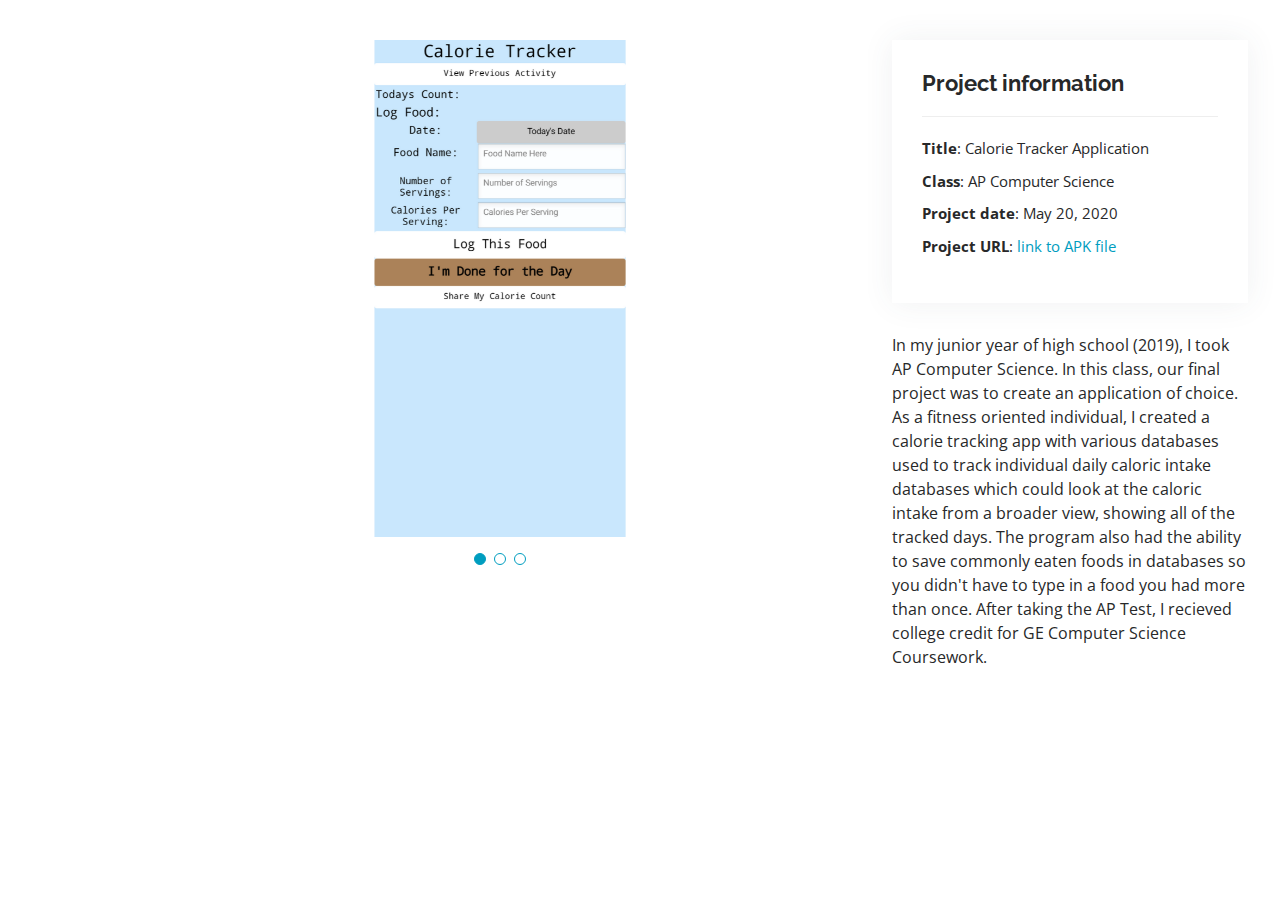
<file: portfolio-details-calorie-tracker.html>
<!DOCTYPE html>
<html lang="en">

<head>
  <meta charset="utf-8">
  <meta content="width=device-width, initial-scale=1.0" name="viewport">

  <title>Portfolio Details - Personal Bootstrap Template</title>
  <meta content="" name="description">
  <meta content="" name="keywords">

  <!-- Favicons -->
  <link href="assets/img/favicon.png" rel="icon">
  <link href="assets/img/apple-touch-icon.png" rel="apple-touch-icon">

  <!-- Google Fonts -->
  <link href="https://fonts.googleapis.com/css?family=Open+Sans:300,300i,400,400i,600,600i,700,700i|Raleway:300,300i,400,400i,500,500i,600,600i,700,700i|Poppins:300,300i,400,400i,500,500i,600,600i,700,700i" rel="stylesheet">

  <!-- Vendor CSS Files -->
  <link href="assets/vendor/aos/aos.css" rel="stylesheet">
  <link href="assets/vendor/bootstrap/css/bootstrap.min.css" rel="stylesheet">
  <link href="assets/vendor/bootstrap-icons/bootstrap-icons.css" rel="stylesheet">
  <link href="assets/vendor/boxicons/css/boxicons.min.css" rel="stylesheet">
  <link href="assets/vendor/glightbox/css/glightbox.min.css" rel="stylesheet">
  <link href="assets/vendor/swiper/swiper-bundle.min.css" rel="stylesheet">

  <!-- Template Main CSS File -->
  <link href="assets/css/style.css" rel="stylesheet">

  <!-- =======================================================
  * Template Name: MyResume - v4.9.2
  * Template URL: https://bootstrapmade.com/free-html-bootstrap-template-my-resume/
  * Author: BootstrapMade.com
  * License: https://bootstrapmade.com/license/
  ======================================================== -->
</head>

<!-- Google tag (gtag.js) -->
<script async src="https://www.googletagmanager.com/gtag/js?id=G-DQG1VE1M5D"></script>
<script>
  window.dataLayer = window.dataLayer || [];
  function gtag(){dataLayer.push(arguments);}
  gtag('js', new Date());

  gtag('config', 'G-DQG1VE1M5D');
</script>
  <!-- Google Analytics End-->

<body>

  <main id="main">

    <!-- ======= Portfolio Details Section ======= -->
    <section id="portfolio-details" class="portfolio-details">
      <div class="container">

        <div class="row gy-4">

          <div class="col-lg-8">
            <div class="portfolio-details-slider swiper">
              <div class="swiper-wrapper align-items-center">

                <div class="swiper-slide">
                  <img src="assets/img/portfolio/cc/1.png" alt="">
                </div>

                <div class="swiper-slide">
                  <img src="assets/img/portfolio/cc/2.png" alt="">
                </div>

                <div class="swiper-slide">
                  <img src="assets/img/portfolio/cc/3.png" alt="">
                </div>

              </div>
              <div class="swiper-pagination"></div>
            </div>
          </div>

          <div class="col-lg-4">
            <div class="portfolio-info">
              <h3>Project information</h3>
              <ul>
                <li><strong>Title</strong>: Calorie Tracker Application</li>
                <li><strong>Class</strong>: AP Computer Science</li>
                <li><strong>Project date</strong>: May 20, 2020</li>
                <li><strong>Project URL</strong>: <a href="https://drive.google.com/file/d/1j_CwxRlvBGebXB_TiKFI6nvdi70PyDDY/view?usp=sharing" target="_blank" rel="noopener nonreferrer">link to APK file</a></li>
              </ul>
            </div>
            <div class="portfolio-description">
              <p>
                In my junior year of high school (2019), I took AP Computer Science. In this class, our final project was to create an application of choice. As a fitness oriented individual, I created a calorie tracking app with various databases used to track individual daily caloric intake databases which could look at the caloric intake from a broader view, showing all of the tracked days. The program also had the ability to save commonly eaten foods in databases so you didn't have to type in a food you had more than once. After taking the AP Test, I recieved college credit for GE Computer Science Coursework.  
              </p>
            </div>
          </div>

        </div>

      </div>
    </section><!-- End Portfolio Details Section -->

  </main><!-- End #main -->

  <div id="preloader"></div>
  <a href="#" class="back-to-top d-flex align-items-center justify-content-center"><i class="bi bi-arrow-up-short"></i></a>

  <!-- Vendor JS Files -->
  <script src="assets/vendor/purecounter/purecounter_vanilla.js"></script>
  <script src="assets/vendor/aos/aos.js"></script>
  <script src="assets/vendor/bootstrap/js/bootstrap.bundle.min.js"></script>
  <script src="assets/vendor/glightbox/js/glightbox.min.js"></script>
  <script src="assets/vendor/isotope-layout/isotope.pkgd.min.js"></script>
  <script src="assets/vendor/swiper/swiper-bundle.min.js"></script>
  <script src="assets/vendor/typed.js/typed.min.js"></script>
  <script src="assets/vendor/waypoints/noframework.waypoints.js"></script>
  <script src="assets/vendor/php-email-form/validate.js"></script>

  <!-- Template Main JS File -->
  <script src="assets/js/main.js"></script>

</body>

</html>
</file>
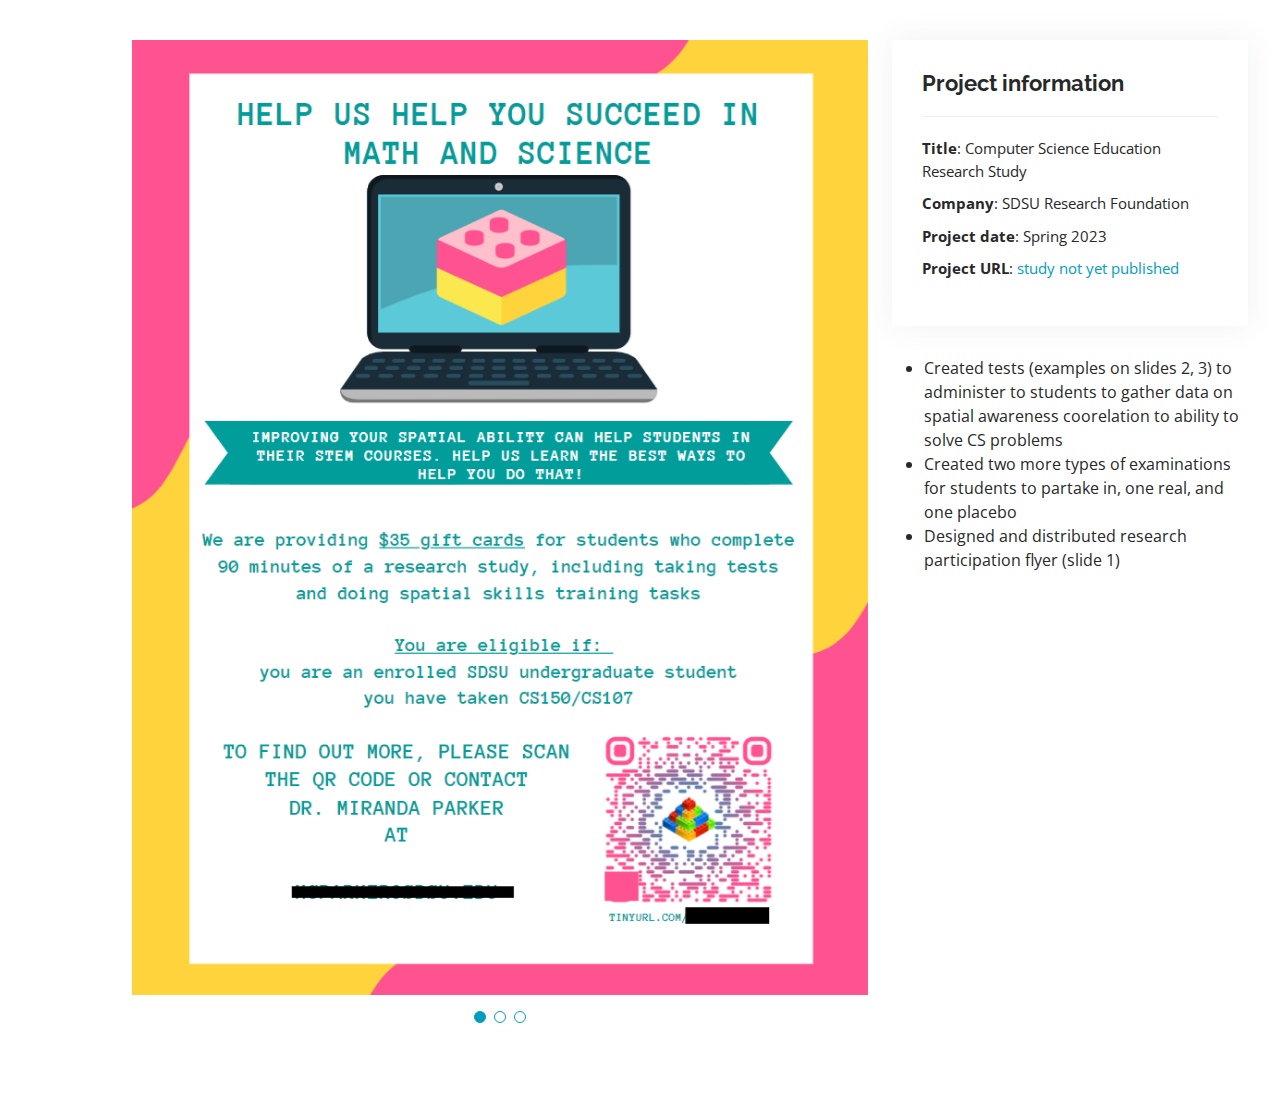
<file: portfolio-details-csED.html>
<!DOCTYPE html>
<html lang="en">

<head>
  <meta charset="utf-8">
  <meta content="width=device-width, initial-scale=1.0" name="viewport">

  <title>Portfolio Details - Personal Bootstrap Template</title>
  <meta content="" name="description">
  <meta content="" name="keywords">

  <!-- Favicons -->
  <link href="assets/img/favicon.png" rel="icon">
  <link href="assets/img/apple-touch-icon.png" rel="apple-touch-icon">

  <!-- Google Fonts -->
  <link href="https://fonts.googleapis.com/css?family=Open+Sans:300,300i,400,400i,600,600i,700,700i|Raleway:300,300i,400,400i,500,500i,600,600i,700,700i|Poppins:300,300i,400,400i,500,500i,600,600i,700,700i" rel="stylesheet">

  <!-- Vendor CSS Files -->
  <link href="assets/vendor/aos/aos.css" rel="stylesheet">
  <link href="assets/vendor/bootstrap/css/bootstrap.min.css" rel="stylesheet">
  <link href="assets/vendor/bootstrap-icons/bootstrap-icons.css" rel="stylesheet">
  <link href="assets/vendor/boxicons/css/boxicons.min.css" rel="stylesheet">
  <link href="assets/vendor/glightbox/css/glightbox.min.css" rel="stylesheet">
  <link href="assets/vendor/swiper/swiper-bundle.min.css" rel="stylesheet">

  <!-- Template Main CSS File -->
  <link href="assets/css/style.css" rel="stylesheet">

  <!-- =======================================================
  * Template Name: MyResume - v4.9.2
  * Template URL: https://bootstrapmade.com/free-html-bootstrap-template-my-resume/
  * Author: BootstrapMade.com
  * License: https://bootstrapmade.com/license/
  ======================================================== -->
</head>

<!-- Google tag (gtag.js) -->
<script async src="https://www.googletagmanager.com/gtag/js?id=G-DQG1VE1M5D"></script>
<script>
  window.dataLayer = window.dataLayer || [];
  function gtag(){dataLayer.push(arguments);}
  gtag('js', new Date());

  gtag('config', 'G-DQG1VE1M5D');
</script>
  <!-- Google Analytics End-->

<body>

  <main id="main">

    <!-- ======= Portfolio Details Section ======= -->
    <section id="portfolio-details" class="portfolio-details">
      <div class="container">

        <div class="row gy-4">

          <div class="col-lg-8">
            <div class="portfolio-details-slider swiper">
              <div class="swiper-wrapper align-items-center">

                <div class="swiper-slide">
                  <img src="assets/img/portfolio/Research/1.png" alt="">
                </div>

                <div class="swiper-slide">
                  <img src="assets/img/portfolio/Research/2.png" alt="">
                </div>

                <div class="swiper-slide">
                  <img src="assets/img/portfolio/Research/3.png" alt="">
                </div>

              </div>
              <div class="swiper-pagination"></div>
            </div>
          </div>

          <div class="col-lg-4">
            <div class="portfolio-info">
              <h3>Project information</h3>
              <ul>
                <li><strong>Title</strong>: Computer Science Education Research Study</li>
                <li><strong>Company</strong>: SDSU Research Foundation</li>
                <li><strong>Project date</strong>: Spring 2023</li>
                <li><strong>Project URL</strong>: <a href="" target="_blank" rel="noopener nonreferrer">study not yet published</a></li>
              </ul>
            </div>
            <div class="portfolio-description">
              <ul>
                <li>Created tests (examples on slides 2, 3) to administer to students to gather data on spatial awareness coorelation to ability to solve CS problems</li>
                <li>Created two more types of examinations for students to partake in, one real, and one placebo</li>
                <li>Designed and distributed research participation flyer (slide 1)</li>
                </ul>
            </div>
          </div>

        </div>

      </div>
    </section><!-- End Portfolio Details Section -->

  </main><!-- End #main -->

  <div id="preloader"></div>
  <a href="#" class="back-to-top d-flex align-items-center justify-content-center"><i class="bi bi-arrow-up-short"></i></a>

  <!-- Vendor JS Files -->
  <script src="assets/vendor/purecounter/purecounter_vanilla.js"></script>
  <script src="assets/vendor/aos/aos.js"></script>
  <script src="assets/vendor/bootstrap/js/bootstrap.bundle.min.js"></script>
  <script src="assets/vendor/glightbox/js/glightbox.min.js"></script>
  <script src="assets/vendor/isotope-layout/isotope.pkgd.min.js"></script>
  <script src="assets/vendor/swiper/swiper-bundle.min.js"></script>
  <script src="assets/vendor/typed.js/typed.min.js"></script>
  <script src="assets/vendor/waypoints/noframework.waypoints.js"></script>
  <script src="assets/vendor/php-email-form/validate.js"></script>

  <!-- Template Main JS File -->
  <script src="assets/js/main.js"></script>

</body>

</html>
</file>
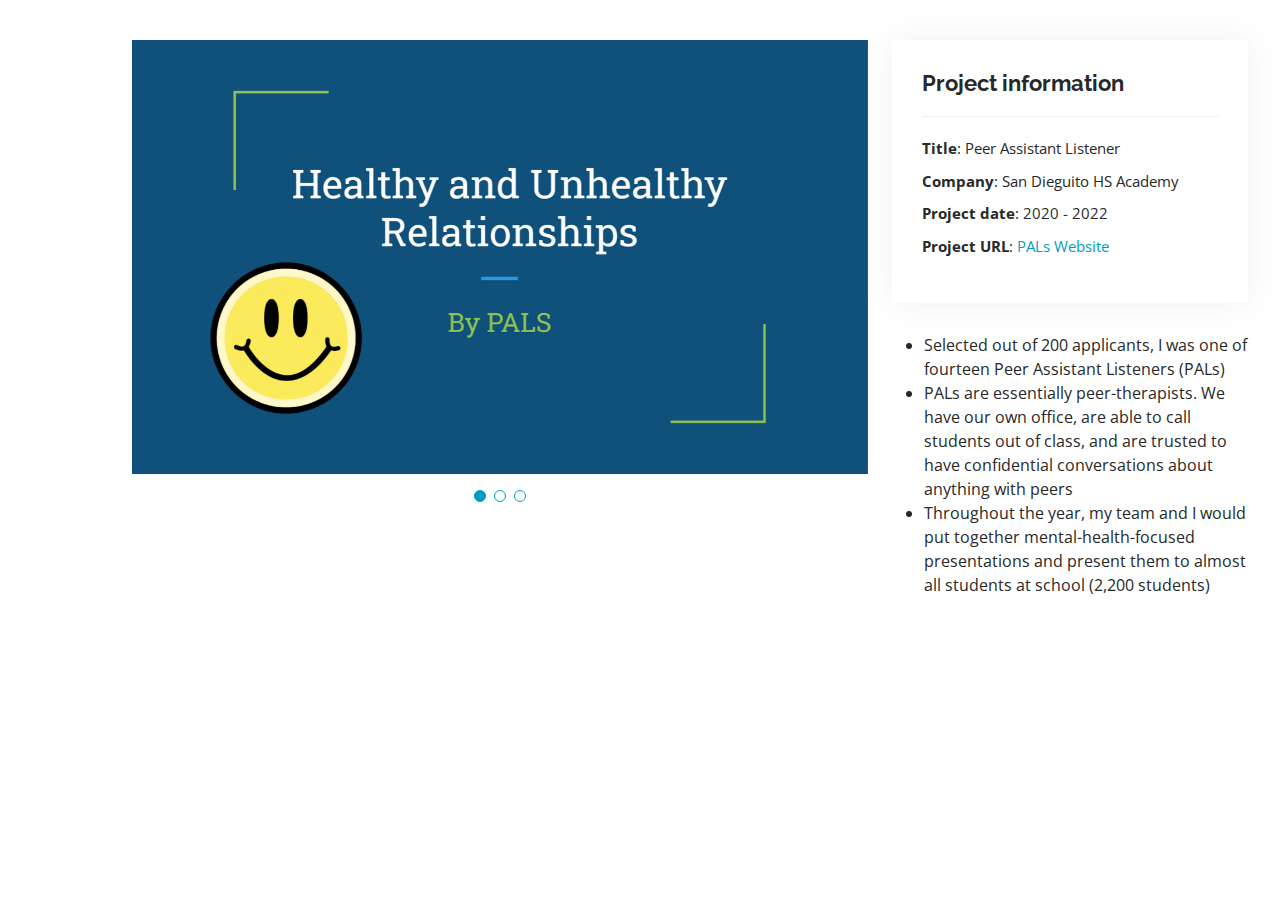
<file: portfolio-details-pals.html>
<!DOCTYPE html>
<html lang="en">

<head>
  <meta charset="utf-8">
  <meta content="width=device-width, initial-scale=1.0" name="viewport">

  <title>Portfolio Details - Personal Bootstrap Template</title>
  <meta content="" name="description">
  <meta content="" name="keywords">

  <!-- Favicons -->
  <link href="assets/img/favicon.png" rel="icon">
  <link href="assets/img/apple-touch-icon.png" rel="apple-touch-icon">

  <!-- Google Fonts -->
  <link href="https://fonts.googleapis.com/css?family=Open+Sans:300,300i,400,400i,600,600i,700,700i|Raleway:300,300i,400,400i,500,500i,600,600i,700,700i|Poppins:300,300i,400,400i,500,500i,600,600i,700,700i" rel="stylesheet">

  <!-- Vendor CSS Files -->
  <link href="assets/vendor/aos/aos.css" rel="stylesheet">
  <link href="assets/vendor/bootstrap/css/bootstrap.min.css" rel="stylesheet">
  <link href="assets/vendor/bootstrap-icons/bootstrap-icons.css" rel="stylesheet">
  <link href="assets/vendor/boxicons/css/boxicons.min.css" rel="stylesheet">
  <link href="assets/vendor/glightbox/css/glightbox.min.css" rel="stylesheet">
  <link href="assets/vendor/swiper/swiper-bundle.min.css" rel="stylesheet">

  <!-- Template Main CSS File -->
  <link href="assets/css/style.css" rel="stylesheet">

  <!-- =======================================================
  * Template Name: MyResume - v4.9.2
  * Template URL: https://bootstrapmade.com/free-html-bootstrap-template-my-resume/
  * Author: BootstrapMade.com
  * License: https://bootstrapmade.com/license/
  ======================================================== -->
</head>

<!-- Google tag (gtag.js) -->
<script async src="https://www.googletagmanager.com/gtag/js?id=G-DQG1VE1M5D"></script>
<script>
  window.dataLayer = window.dataLayer || [];
  function gtag(){dataLayer.push(arguments);}
  gtag('js', new Date());

  gtag('config', 'G-DQG1VE1M5D');
</script>
  <!-- Google Analytics End-->

<body>

  <main id="main">

    <!-- ======= Portfolio Details Section ======= -->
    <section id="portfolio-details" class="portfolio-details">
      <div class="container">

        <div class="row gy-4">

          <div class="col-lg-8">
            <div class="portfolio-details-slider swiper">
              <div class="swiper-wrapper align-items-center">

                <div class="swiper-slide">
                  <img src="assets/img/portfolio/PALs/1.png" alt="">
                </div>

                <div class="swiper-slide">
                  <img src="assets/img/portfolio/PALs/2.png" alt="">
                </div>

                <div class="swiper-slide">
                  <img src="assets/img/portfolio/PALs/3.png" alt="">
                </div>

              </div>
              <div class="swiper-pagination"></div>
            </div>
          </div>

          <div class="col-lg-4">
            <div class="portfolio-info">
              <h3>Project information</h3>
              <ul>
                <li><strong>Title</strong>: Peer Assistant Listener</li>
                <li><strong>Company</strong>: San Dieguito HS Academy</li>
                <li><strong>Project date</strong>: 2020 - 2022</li>
                <li><strong>Project URL</strong>: <a href="https://sites.google.com/sduhsd.net/sdapals/home" target="_blank" rel="noopener nonreferrer">PALs Website</a></li>
              </ul>
            </div>
            <div class="portfolio-description">
              <ul>
                <li>Selected out of 200 applicants, I was one of fourteen Peer Assistant Listeners (PALs)</li>
                <li>PALs are essentially peer-therapists. We have our own office, are able to call students out of class, and are trusted to have confidential conversations about anything with peers</li>
                <li>Throughout the year, my team and I would put together mental-health-focused presentations and present them to almost all students at school (2,200 students)</li>
              </ul>
              <!-- <p>
                During high school, I was a member of the schools robotics team. During my first year on the team, I focused on programming the robots using Java. My second year on the team, I elected to be the Head of Sponsor Relations and I worked on recruiting sponsors like Viasat, Qualcomm, and more, all totalling in donations over $75,000. The following year, I was elected to be the president of the team and worked on various other projects while managin the Engineering, Business, and Marketing branches of the team. During my junior year, I even became a Dean's List Semi-Finalist, which is an incredible honor for a robotics student to recieve.  
              </p> -->
            </div>
          </div>

        </div>

      </div>
    </section><!-- End Portfolio Details Section -->

  </main><!-- End #main -->

  <div id="preloader"></div>
  <a href="#" class="back-to-top d-flex align-items-center justify-content-center"><i class="bi bi-arrow-up-short"></i></a>

  <!-- Vendor JS Files -->
  <script src="assets/vendor/purecounter/purecounter_vanilla.js"></script>
  <script src="assets/vendor/aos/aos.js"></script>
  <script src="assets/vendor/bootstrap/js/bootstrap.bundle.min.js"></script>
  <script src="assets/vendor/glightbox/js/glightbox.min.js"></script>
  <script src="assets/vendor/isotope-layout/isotope.pkgd.min.js"></script>
  <script src="assets/vendor/swiper/swiper-bundle.min.js"></script>
  <script src="assets/vendor/typed.js/typed.min.js"></script>
  <script src="assets/vendor/waypoints/noframework.waypoints.js"></script>
  <script src="assets/vendor/php-email-form/validate.js"></script>

  <!-- Template Main JS File -->
  <script src="assets/js/main.js"></script>

</body>

</html>
</file>
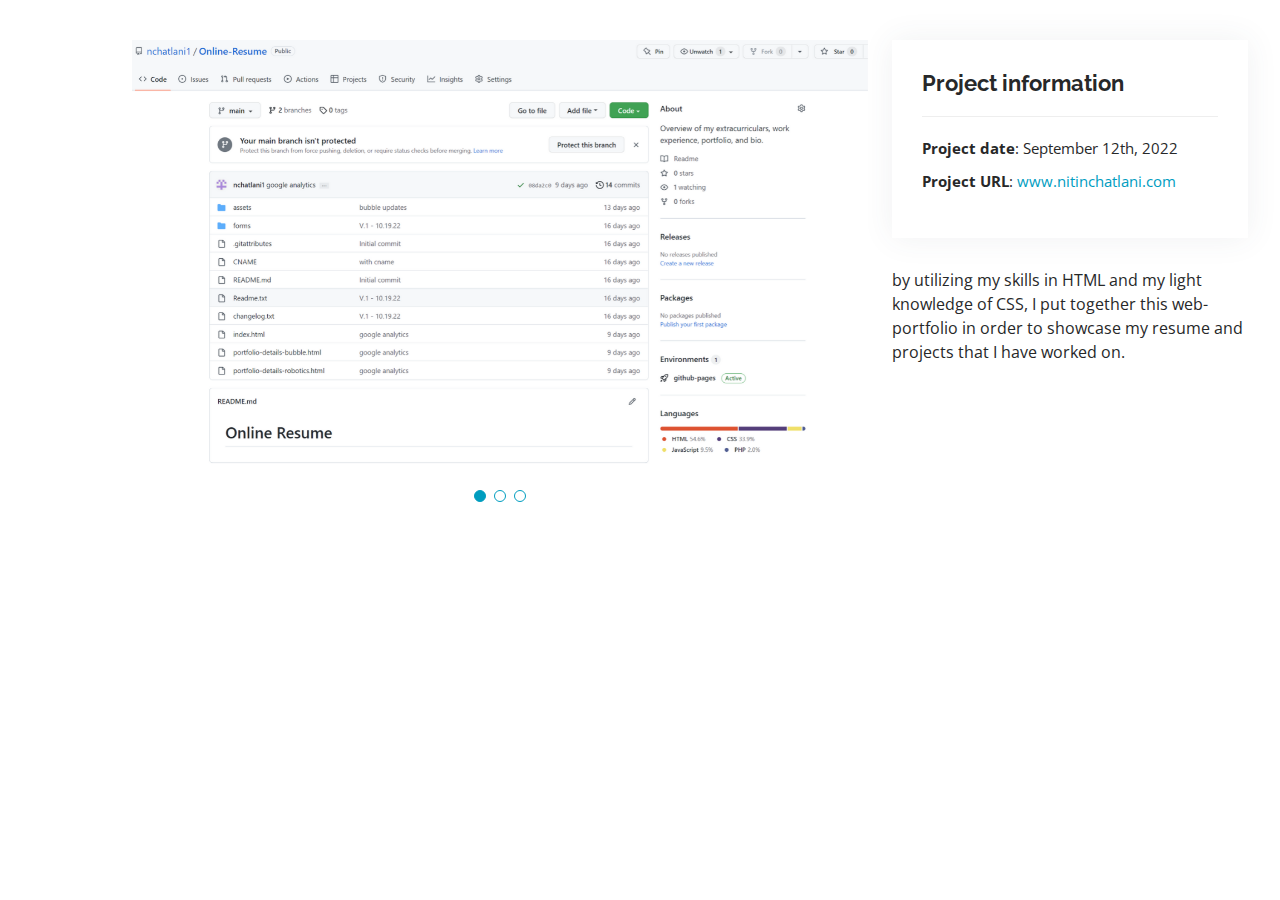
<file: portfolio-details-portfolio.html>
<!DOCTYPE html>
<html lang="en">

<head>
  <meta charset="utf-8">
  <meta content="width=device-width, initial-scale=1.0" name="viewport">

  <title>Portfolio Details - Personal Bootstrap Template</title>
  <meta content="" name="description">
  <meta content="" name="keywords">

  <!-- Favicons -->
  <link href="assets/img/favicon.png" rel="icon">
  <link href="assets/img/apple-touch-icon.png" rel="apple-touch-icon">

  <!-- Google Fonts -->
  <link href="https://fonts.googleapis.com/css?family=Open+Sans:300,300i,400,400i,600,600i,700,700i|Raleway:300,300i,400,400i,500,500i,600,600i,700,700i|Poppins:300,300i,400,400i,500,500i,600,600i,700,700i" rel="stylesheet">

  <!-- Vendor CSS Files -->
  <link href="assets/vendor/aos/aos.css" rel="stylesheet">
  <link href="assets/vendor/bootstrap/css/bootstrap.min.css" rel="stylesheet">
  <link href="assets/vendor/bootstrap-icons/bootstrap-icons.css" rel="stylesheet">
  <link href="assets/vendor/boxicons/css/boxicons.min.css" rel="stylesheet">
  <link href="assets/vendor/glightbox/css/glightbox.min.css" rel="stylesheet">
  <link href="assets/vendor/swiper/swiper-bundle.min.css" rel="stylesheet">

  <!-- Template Main CSS File -->
  <link href="assets/css/style.css" rel="stylesheet">

  <!-- =======================================================
  * Template Name: MyResume - v4.9.2
  * Template URL: https://bootstrapmade.com/free-html-bootstrap-template-my-resume/
  * Author: BootstrapMade.com
  * License: https://bootstrapmade.com/license/
  ======================================================== -->
</head>

<!-- Google tag (gtag.js) -->
<script async src="https://www.googletagmanager.com/gtag/js?id=G-DQG1VE1M5D"></script>
<script>
  window.dataLayer = window.dataLayer || [];
  function gtag(){dataLayer.push(arguments);}
  gtag('js', new Date());

  gtag('config', 'G-DQG1VE1M5D');
</script>
  <!-- Google Analytics End-->

<body>

  <main id="main">

    <!-- ======= Portfolio Details Section ======= -->
    <section id="portfolio-details" class="portfolio-details">
      <div class="container">

        <div class="row gy-4">

          <div class="col-lg-8">
            <div class="portfolio-details-slider swiper">
              <div class="swiper-wrapper align-items-center">

                <div class="swiper-slide">
                  <img src="assets/img/portfolio/portfolio/1.png" alt="">
                </div>

                <div class="swiper-slide">
                  <img src="assets/img/portfolio/portfolio/2.png" alt="">
                </div>

                <div class="swiper-slide">
                  <img src="assets/img/portfolio/portfolio/3.png" alt="">
                </div>

              </div>
              <div class="swiper-pagination"></div>
            </div>
          </div>

          <div class="col-lg-4">
            <div class="portfolio-info">
              <h3>Project information</h3>
              <ul>
                <li><strong>Project date</strong>: September 12th, 2022</li>
                <li><strong>Project URL</strong>: <a href="https://www.nitinchatlani.com" target="_blank" rel="noopener nonreferrer">www.nitinchatlani.com</a></li>
              </ul>
            </div>
            <div class="portfolio-description">
              <p>
                by utilizing my skills in HTML and my light knowledge of CSS, I put together this web-portfolio in order to showcase my resume and projects that I have worked on. 
              </p>
            </div>
          </div>

        </div>

      </div>
    </section><!-- End Portfolio Details Section -->

  </main><!-- End #main -->

  <div id="preloader"></div>
  <a href="#" class="back-to-top d-flex align-items-center justify-content-center"><i class="bi bi-arrow-up-short"></i></a>

  <!-- Vendor JS Files -->
  <script src="assets/vendor/purecounter/purecounter_vanilla.js"></script>
  <script src="assets/vendor/aos/aos.js"></script>
  <script src="assets/vendor/bootstrap/js/bootstrap.bundle.min.js"></script>
  <script src="assets/vendor/glightbox/js/glightbox.min.js"></script>
  <script src="assets/vendor/isotope-layout/isotope.pkgd.min.js"></script>
  <script src="assets/vendor/swiper/swiper-bundle.min.js"></script>
  <script src="assets/vendor/typed.js/typed.min.js"></script>
  <script src="assets/vendor/waypoints/noframework.waypoints.js"></script>
  <script src="assets/vendor/php-email-form/validate.js"></script>

  <!-- Template Main JS File -->
  <script src="assets/js/main.js"></script>

</body>

</html>
</file>
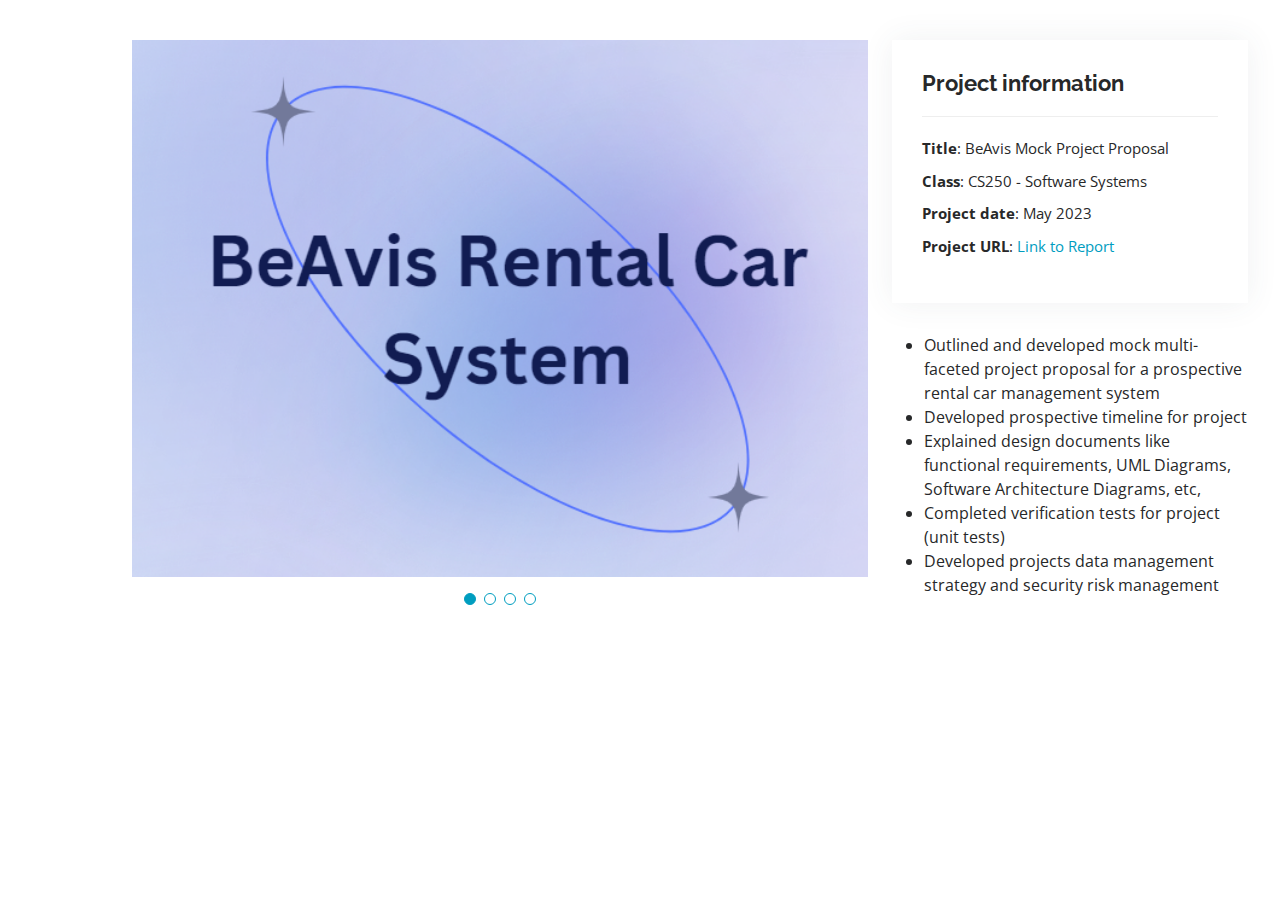
<file: portfolio-details-project-proposal.html>
<!DOCTYPE html>
<html lang="en">

<head>
  <meta charset="utf-8">
  <meta content="width=device-width, initial-scale=1.0" name="viewport">

  <title>Portfolio Details - Personal Bootstrap Template</title>
  <meta content="" name="description">
  <meta content="" name="keywords">

  <!-- Favicons -->
  <link href="assets/img/favicon.png" rel="icon">
  <link href="assets/img/apple-touch-icon.png" rel="apple-touch-icon">

  <!-- Google Fonts -->
  <link href="https://fonts.googleapis.com/css?family=Open+Sans:300,300i,400,400i,600,600i,700,700i|Raleway:300,300i,400,400i,500,500i,600,600i,700,700i|Poppins:300,300i,400,400i,500,500i,600,600i,700,700i" rel="stylesheet">

  <!-- Vendor CSS Files -->
  <link href="assets/vendor/aos/aos.css" rel="stylesheet">
  <link href="assets/vendor/bootstrap/css/bootstrap.min.css" rel="stylesheet">
  <link href="assets/vendor/bootstrap-icons/bootstrap-icons.css" rel="stylesheet">
  <link href="assets/vendor/boxicons/css/boxicons.min.css" rel="stylesheet">
  <link href="assets/vendor/glightbox/css/glightbox.min.css" rel="stylesheet">
  <link href="assets/vendor/swiper/swiper-bundle.min.css" rel="stylesheet">

  <!-- Template Main CSS File -->
  <link href="assets/css/style.css" rel="stylesheet">

  <!-- =======================================================
  * Template Name: MyResume - v4.9.2
  * Template URL: https://bootstrapmade.com/free-html-bootstrap-template-my-resume/
  * Author: BootstrapMade.com
  * License: https://bootstrapmade.com/license/
  ======================================================== -->
</head>

<!-- Google tag (gtag.js) -->
<script async src="https://www.googletagmanager.com/gtag/js?id=G-DQG1VE1M5D"></script>
<script>
  window.dataLayer = window.dataLayer || [];
  function gtag(){dataLayer.push(arguments);}
  gtag('js', new Date());

  gtag('config', 'G-DQG1VE1M5D');
</script>
  <!-- Google Analytics End-->

<body>

  <main id="main">

    <!-- ======= Portfolio Details Section ======= -->
    <section id="portfolio-details" class="portfolio-details">
      <div class="container">

        <div class="row gy-4">

          <div class="col-lg-8">
            <div class="portfolio-details-slider swiper">
              <div class="swiper-wrapper align-items-center">

                <div class="swiper-slide">
                  <img src="assets/img/portfolio/CS250/1.png" alt="">
                </div>

                <div class="swiper-slide">
                  <img src="assets/img/portfolio/CS250/2.png" alt="">
                </div>

                <div class="swiper-slide">
                  <img src="assets/img/portfolio/CS250/3.png" alt="">
                </div>

                <div class="swiper-slide">
                  <img src="assets/img/portfolio/CS250/4.png" alt="">
                </div>

              </div>
              <div class="swiper-pagination"></div>
            </div>
          </div>

          <div class="col-lg-4">
            <div class="portfolio-info">
              <h3>Project information</h3>
              <ul>
                <li><strong>Title</strong>: BeAvis Mock Project Proposal</li>
                <li><strong>Class</strong>: CS250 - Software Systems</li>
                <li><strong>Project date</strong>: May 2023</li>
                <li><strong>Project URL</strong>: <a href="https://drive.google.com/file/d/1CzxWREetAUu2VI-fLb7LTri_pp8ZhZgU/view?usp=sharing" target="_blank" rel="noopener nonreferrer">Link to Report</a></li>
              </ul>
            </div>
            <div class="portfolio-description">
              <ul>
                <li>Outlined and developed mock multi-faceted project proposal for a prospective rental car management system </li>
                <li>Developed prospective timeline for project</li>
                <li>Explained design documents like functional requirements, UML Diagrams, Software Architecture Diagrams, etc,</li>
                <li>Completed verification tests for project (unit tests)</li>
                <li>Developed projects data management strategy and security risk management</li>
              </ul>
            </div>
          </div>

        </div>

      </div>
    </section><!-- End Portfolio Details Section -->

  </main><!-- End #main -->

  <div id="preloader"></div>
  <a href="#" class="back-to-top d-flex align-items-center justify-content-center"><i class="bi bi-arrow-up-short"></i></a>

  <!-- Vendor JS Files -->
  <script src="assets/vendor/purecounter/purecounter_vanilla.js"></script>
  <script src="assets/vendor/aos/aos.js"></script>
  <script src="assets/vendor/bootstrap/js/bootstrap.bundle.min.js"></script>
  <script src="assets/vendor/glightbox/js/glightbox.min.js"></script>
  <script src="assets/vendor/isotope-layout/isotope.pkgd.min.js"></script>
  <script src="assets/vendor/swiper/swiper-bundle.min.js"></script>
  <script src="assets/vendor/typed.js/typed.min.js"></script>
  <script src="assets/vendor/waypoints/noframework.waypoints.js"></script>
  <script src="assets/vendor/php-email-form/validate.js"></script>

  <!-- Template Main JS File -->
  <script src="assets/js/main.js"></script>

</body>

</html>
</file>
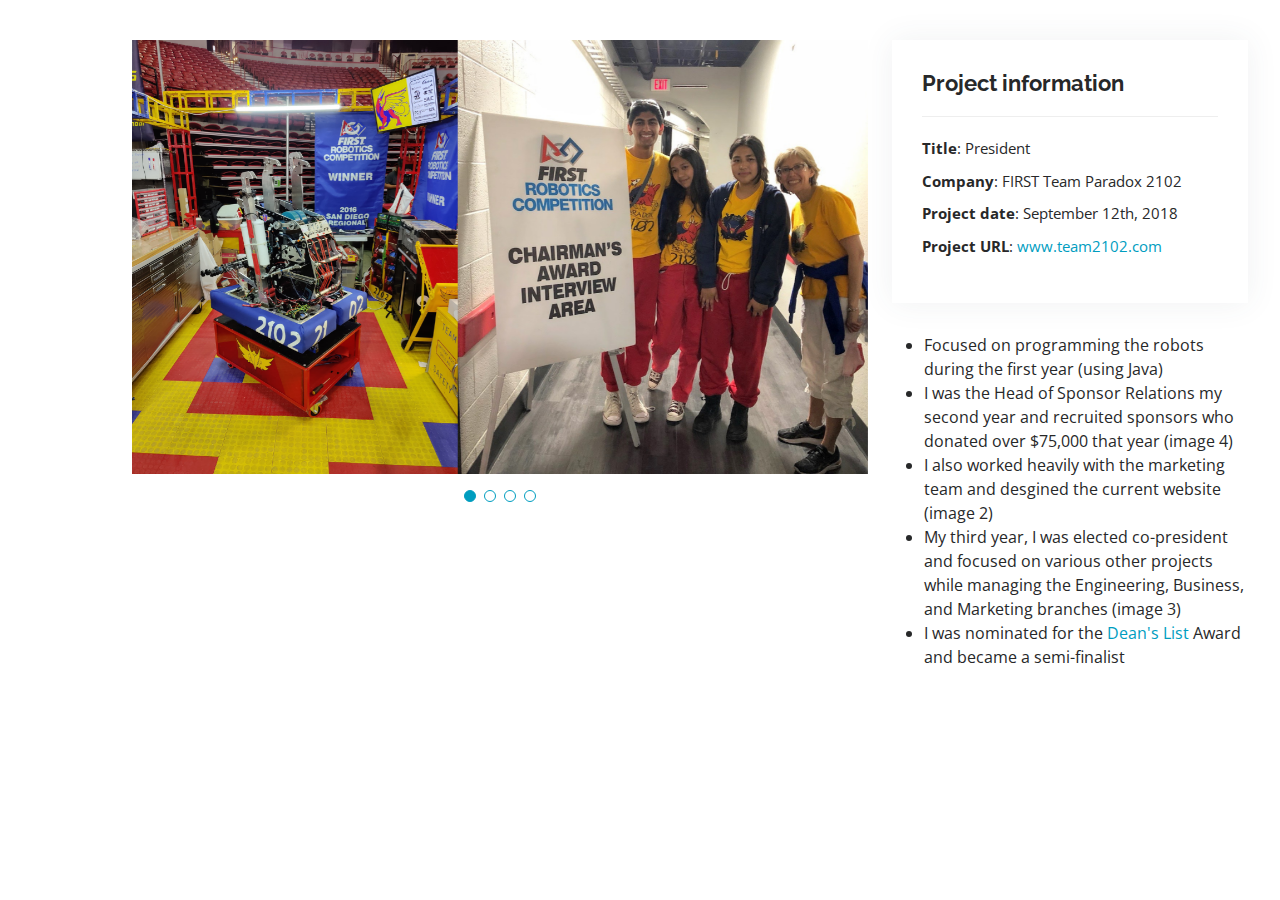
<file: portfolio-details-robotics.html>
<!DOCTYPE html>
<html lang="en">

<head>
  <meta charset="utf-8">
  <meta content="width=device-width, initial-scale=1.0" name="viewport">

  <title>Portfolio Details - Personal Bootstrap Template</title>
  <meta content="" name="description">
  <meta content="" name="keywords">

  <!-- Favicons -->
  <link href="assets/img/favicon.png" rel="icon">
  <link href="assets/img/apple-touch-icon.png" rel="apple-touch-icon">

  <!-- Google Fonts -->
  <link href="https://fonts.googleapis.com/css?family=Open+Sans:300,300i,400,400i,600,600i,700,700i|Raleway:300,300i,400,400i,500,500i,600,600i,700,700i|Poppins:300,300i,400,400i,500,500i,600,600i,700,700i" rel="stylesheet">

  <!-- Vendor CSS Files -->
  <link href="assets/vendor/aos/aos.css" rel="stylesheet">
  <link href="assets/vendor/bootstrap/css/bootstrap.min.css" rel="stylesheet">
  <link href="assets/vendor/bootstrap-icons/bootstrap-icons.css" rel="stylesheet">
  <link href="assets/vendor/boxicons/css/boxicons.min.css" rel="stylesheet">
  <link href="assets/vendor/glightbox/css/glightbox.min.css" rel="stylesheet">
  <link href="assets/vendor/swiper/swiper-bundle.min.css" rel="stylesheet">

  <!-- Template Main CSS File -->
  <link href="assets/css/style.css" rel="stylesheet">

  <!-- =======================================================
  * Template Name: MyResume - v4.9.2
  * Template URL: https://bootstrapmade.com/free-html-bootstrap-template-my-resume/
  * Author: BootstrapMade.com
  * License: https://bootstrapmade.com/license/
  ======================================================== -->
</head>

<!-- Google tag (gtag.js) -->
<script async src="https://www.googletagmanager.com/gtag/js?id=G-DQG1VE1M5D"></script>
<script>
  window.dataLayer = window.dataLayer || [];
  function gtag(){dataLayer.push(arguments);}
  gtag('js', new Date());

  gtag('config', 'G-DQG1VE1M5D');
</script>
  <!-- Google Analytics End-->

<body>

  <main id="main">

    <!-- ======= Portfolio Details Section ======= -->
    <section id="portfolio-details" class="portfolio-details">
      <div class="container">

        <div class="row gy-4">

          <div class="col-lg-8">
            <div class="portfolio-details-slider swiper">
              <div class="swiper-wrapper align-items-center">

                <div class="swiper-slide">
                  <img src="assets/img/portfolio/robotics/1.png" alt="">
                </div>

                <div class="swiper-slide">
                  <img src="assets/img/portfolio/robotics/2.png" alt="">
                </div>

                <div class="swiper-slide">
                  <img src="assets/img/portfolio/robotics/3.png" alt="">
                </div>

                <div class="swiper-slide">
                  <img src="assets/img/portfolio/robotics/4.png" alt="">
                </div>

              </div>
              <div class="swiper-pagination"></div>
            </div>
          </div>

          <div class="col-lg-4">
            <div class="portfolio-info">
              <h3>Project information</h3>
              <ul>
                <li><strong>Title</strong>: President</li>
                <li><strong>Company</strong>: FIRST Team Paradox 2102</li>
                <li><strong>Project date</strong>: September 12th, 2018</li>
                <li><strong>Project URL</strong>: <a href="https://team2102.org/" target="_blank" rel="noopener nonreferrer">www.team2102.com</a></li>
              </ul>
            </div>
            <div class="portfolio-description">
              <ul>
                <li>Focused on programming the robots during the first year (using Java)</li>
                <li>I was the Head of Sponsor Relations my second year and recruited sponsors who donated over $75,000 that year (image 4)</li>
                <li>I also worked heavily with the marketing team and desgined the current website (image 2)</li>
                <li>My third year, I was elected co-president and focused on various other projects while managing the Engineering, Business, and Marketing branches (image 3)</li>
                <li>I was nominated for the <a href="https://www.firstinspires.org/resource-library/frc/deans-list-winners#:~:text=The%20students%20who%20earn%20FIRST,personal%20technical%20expertise%20and%20accomplishment." target="_blank" rel="noopener nonreferrer">Dean's List</a> Award and became a semi-finalist</li>
              </ul>
            </div>
          </div>

        </div>

      </div>
    </section><!-- End Portfolio Details Section -->

  </main><!-- End #main -->

  <div id="preloader"></div>
  <a href="#" class="back-to-top d-flex align-items-center justify-content-center"><i class="bi bi-arrow-up-short"></i></a>

  <!-- Vendor JS Files -->
  <script src="assets/vendor/purecounter/purecounter_vanilla.js"></script>
  <script src="assets/vendor/aos/aos.js"></script>
  <script src="assets/vendor/bootstrap/js/bootstrap.bundle.min.js"></script>
  <script src="assets/vendor/glightbox/js/glightbox.min.js"></script>
  <script src="assets/vendor/isotope-layout/isotope.pkgd.min.js"></script>
  <script src="assets/vendor/swiper/swiper-bundle.min.js"></script>
  <script src="assets/vendor/typed.js/typed.min.js"></script>
  <script src="assets/vendor/waypoints/noframework.waypoints.js"></script>
  <script src="assets/vendor/php-email-form/validate.js"></script>

  <!-- Template Main JS File -->
  <script src="assets/js/main.js"></script>

</body>

</html>
</file>
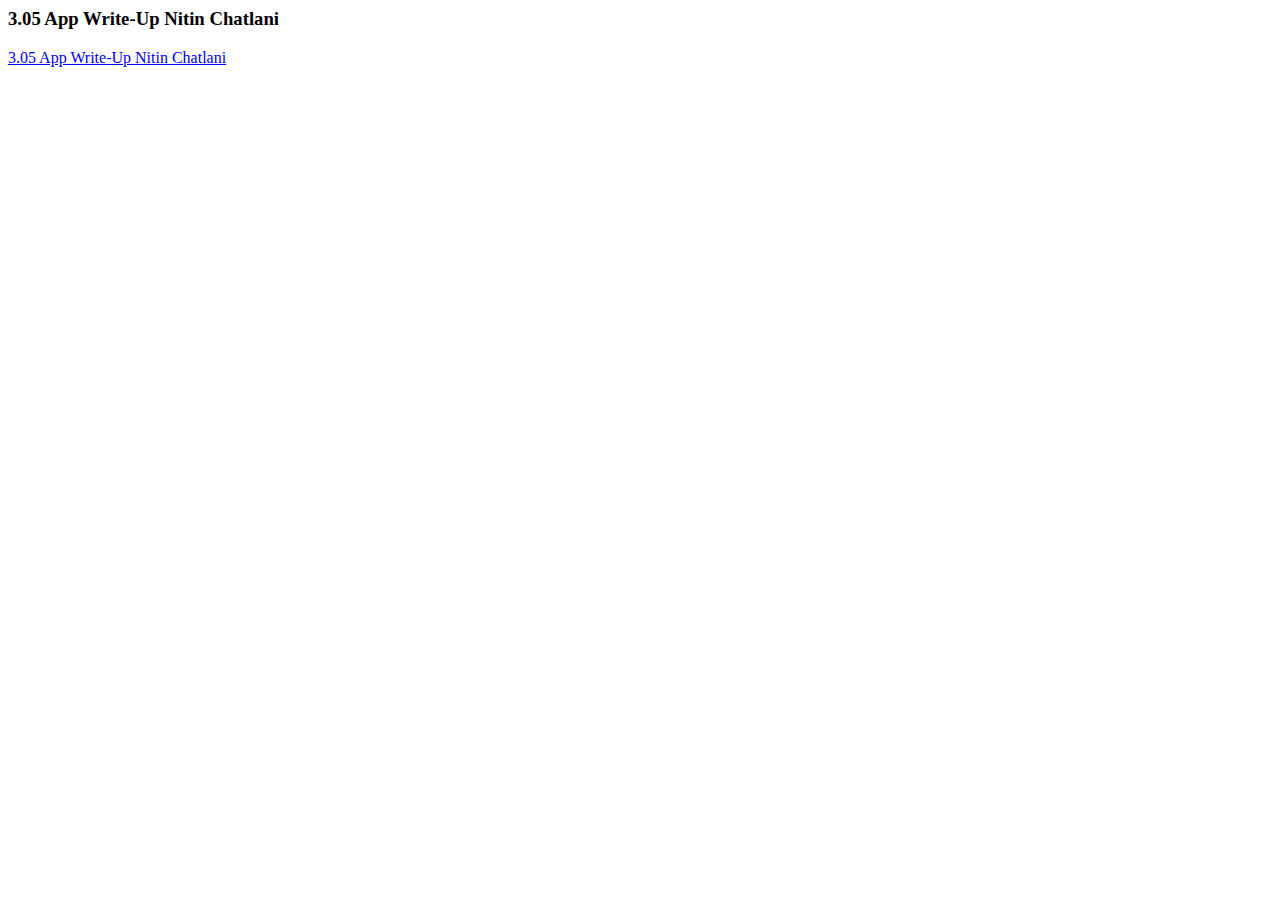
<file: random/_3.05 App Write-Up Nitin Chatlani (1).html>
<!DOCTYPE NETSCAPE-Bookmark-file-1>
<!-- This is an automatically generated file.
It will be read and overwritten.
DO NOT EDIT! -->
<META HTTP-EQUIV="Content-Type" CONTENT="text/html; charset=UTF-8">
<TITLE>Shortcut</TITLE>
<DL><p>
  <DT><H3> 3.05 App Write-Up Nitin Chatlani</H3>
  <DL><p>
    <DT><A HREF="https://drive.google.com/open?id=1zwEiFc2zC0VRzCCHvrUNroBFayTdqwpynnaYBU9zOuk" ADD_DATE="1646949362"> 3.05 App Write-Up Nitin Chatlani</A>
  </DL><p>
</DL><p>
</file>
<file: assets/css/style.css>
/**
* Template Name: MyResume - v4.9.2
* Template URL: https://bootstrapmade.com/free-html-bootstrap-template-my-resume/
* Author: BootstrapMade.com
* License: https://bootstrapmade.com/license/
*/

/*--------------------------------------------------------------
# General
--------------------------------------------------------------*/
body {
  font-family: "Open Sans", sans-serif;
  color: #272829;
}

a {
  color: #009dbf;
  text-decoration: none;
}

a:hover {
  color: #009dbf;
  text-decoration: none;
}

h1,
h2,
h3,
h4,
h5,
h6 {
  font-family: "Raleway", sans-serif;
}

/*--------------------------------------------------------------
# Back to top button
--------------------------------------------------------------*/
.back-to-top {
  position: fixed;
  visibility: hidden;
  opacity: 0;
  right: 15px;
  bottom: 15px;
  z-index: 996;
  background: #009dbf;
  width: 40px;
  height: 40px;
  border-radius: 50px;
  transition: all 0.4s;
}

.back-to-top i {
  font-size: 28px;
  color: #fff;
  line-height: 0;
}

.back-to-top:hover {
  background: #009dbf;
  color: #fff;
}

.back-to-top.active {
  visibility: visible;
  opacity: 1;
}

/*--------------------------------------------------------------
# Preloader
--------------------------------------------------------------*/
#preloader {
  position: fixed;
  top: 0;
  left: 0;
  right: 0;
  bottom: 0;
  z-index: 9999;
  overflow: hidden;
  background: #fff;
}

#preloader:before {
  content: "";
  position: fixed;
  top: calc(50% - 30px);
  left: calc(50% - 30px);
  border: 6px solid #009dbf;
  border-top-color: #fff;
  border-bottom-color: #fff;
  border-radius: 50%;
  width: 60px;
  height: 60px;
  -webkit-animation: animate-preloader 1s linear infinite;
  animation: animate-preloader 1s linear infinite;
}

@-webkit-keyframes animate-preloader {
  0% {
    transform: rotate(0deg);
  }

  100% {
    transform: rotate(360deg);
  }
}

@keyframes animate-preloader {
  0% {
    transform: rotate(0deg);
  }

  100% {
    transform: rotate(360deg);
  }
}

/*--------------------------------------------------------------
# Disable aos animation delay on mobile devices
--------------------------------------------------------------*/
@media screen and (max-width: 768px) {
  [data-aos-delay] {
    transition-delay: 0 !important;
  }
}

/*--------------------------------------------------------------
# Header
--------------------------------------------------------------*/
#header {
  position: fixed;
  top: 0;
  left: 0;
  bottom: 0;
  z-index: 9997;
  transition: all 0.5s;
  padding: 15px;
  overflow-y: auto;
}

@media (max-width: 991px) {
  #header {
    width: 300px;
    background: #fff;
    border-right: 1px solid #e6e9ec;
    left: -300px;
  }
}

@media (min-width: 991px) {
  #main {
    margin-left: 100px;
  }
}

/*--------------------------------------------------------------
# Navigation Menu
--------------------------------------------------------------*/
/**
* Desktop Navigation 
*/
.nav-menu {
  padding: 0;
  display: block;
}

.nav-menu * {
  margin: 0;
  padding: 0;
  list-style: none;
}

.nav-menu>ul>li {
  position: relative;
  white-space: nowrap;
}

.nav-menu a,
.nav-menu a:focus {
  display: flex;
  align-items: center;
  color: #45505b;
  padding: 10px 18px;
  margin-bottom: 8px;
  transition: 0.3s;
  font-size: 15px;
  border-radius: 50px;
  background: #f2f3f5;
  height: 56px;
  width: 100%;
  overflow: hidden;
  transition: 0.3s;
}

.nav-menu a i,
.nav-menu a:focus i {
  font-size: 20px;
}

.nav-menu a span,
.nav-menu a:focus span {
  padding: 0 5px 0 7px;
  color: #45505b;
}

@media (min-width: 992px) {

  .nav-menu a,
  .nav-menu a:focus {
    width: 56px;
  }

  .nav-menu a span,
  .nav-menu a:focus span {
    display: none;
    color: #fff;
  }
}

.nav-menu a:hover,
.nav-menu .active,
.nav-menu .active:focus,
.nav-menu li:hover>a {
  color: #fff;
  background: #009dbf;
}

.nav-menu a:hover span,
.nav-menu .active span,
.nav-menu .active:focus span,
.nav-menu li:hover>a span {
  color: #fff;
}

.nav-menu a:hover,
.nav-menu li:hover>a {
  width: 100%;
  color: #fff;
}

.nav-menu a:hover span,
.nav-menu li:hover>a span {
  display: block;
}

/**
* Mobile Navigation 
*/
.mobile-nav-toggle {
  position: fixed;
  right: 10px;
  top: 10px;
  z-index: 9998;
  border: 0;
  background: none;
  font-size: 28px;
  transition: all 0.4s;
  outline: none !important;
  line-height: 0;
  cursor: pointer;
  border-radius: 50px;
  padding: 5px;
}

.mobile-nav-toggle i {
  color: #45505b;
}

.mobile-nav-active {
  overflow: hidden;
}

.mobile-nav-active #header {
  left: 0;
}

.mobile-nav-active .mobile-nav-toggle {
  color: #fff;
  background-color: #009dbf;
}

/*--------------------------------------------------------------
# Hero Section
--------------------------------------------------------------*/
#hero {
  width: 100%;
  height: 100vh;
  background: url("../img/hero-bg.jpg") top right no-repeat;
  background-size: cover;
  position: relative;
}

@media (min-width: 992px) {
  #hero {
    padding-left: 160px;
  }
}

#hero:before {
  content: "";
  background: rgba(255, 255, 255, 0.8);
  position: absolute;
  bottom: 0;
  top: 0;
  left: 0;
  right: 0;
}

#hero h1 {
  margin: 0;
  font-size: 64px;
  font-weight: 700;
  line-height: 56px;
  color: #45505b;
}

#hero p {
  color: #45505b;
  margin: 15px 0 0 0;
  font-size: 26px;
  font-family: "Poppins", sans-serif;
}

#hero p span {
  color: #009dbf;
  letter-spacing: 1px;
}

#hero .social-links {
  margin-top: 30px;
}

#hero .social-links a {
  font-size: 24px;
  display: inline-block;
  color: #45505b;
  line-height: 1;
  margin-right: 20px;
  transition: 0.3s;
}

#hero .social-links a:hover {
  color: #0a86a1;
}

@media (max-width: 992px) {
  #hero {
    text-align: center;
  }

  #hero h1 {
    font-size: 32px;
    line-height: 36px;
  }

  #hero p {
    margin-top: 10px;
    font-size: 20px;
    line-height: 24px;
  }
}

/*--------------------------------------------------------------
# Sections General
--------------------------------------------------------------*/
section {
  padding: 60px 0;
  overflow: hidden;
}

.section-title {
  text-align: center;
  padding-bottom: 30px;
}

.section-title h2 {
  font-size: 32px;
  font-weight: bold;
  text-transform: uppercase;
  margin-bottom: 20px;
  padding-bottom: 20px;
  position: relative;
  color: #45505b;
}

.section-title h2::before {
  content: "";
  position: absolute;
  display: block;
  width: 120px;
  height: 1px;
  background: #ddd;
  bottom: 1px;
  left: calc(50% - 60px);
}

.section-title h2::after {
  content: "";
  position: absolute;
  display: block;
  width: 40px;
  height: 3px;
  background: #009dbf;
  bottom: 0;
  left: calc(50% - 20px);
}

.section-title p {
  margin-bottom: 0;
}

/*--------------------------------------------------------------
# About
--------------------------------------------------------------*/
.about .content h3 {
  font-weight: 700;
  font-size: 26px;
  color: #728394;
}

.about .content ul {
  list-style: none;
  padding: 0;
}

.about .content ul li {
  margin-bottom: 20px;
  display: flex;
  align-items: center;
}

.about .content ul strong {
  margin-right: 10px;
}

.about .content ul i {
  font-size: 16px;
  margin-right: 5px;
  color: #009dbf;
  line-height: 0;
}

.about .content p:last-child {
  margin-bottom: 0;
}

/*--------------------------------------------------------------
# Facts
--------------------------------------------------------------*/
.facts .count-box {
  padding: 30px 30px 25px 30px;
  margin-top: 30px;
  width: 100%;
  position: relative;
  text-align: center;
  background: #fff;
}

.facts .count-box i {
  position: absolute;
  top: -25px;
  left: 50%;
  transform: translateX(-50%);
  font-size: 24px;
  background: #009dbf;
  color: #fff;
  border-radius: 50px;
  display: inline-flex;
  align-items: center;
  justify-content: center;
  width: 48px;
  height: 48px;
}

.facts .count-box span {
  font-size: 36px;
  display: block;
  font-weight: 600;
  color: #011426;
}

.facts .count-box p {
  padding: 0;
  margin: 0;
  font-family: "Raleway", sans-serif;
  font-size: 14px;
}

/*--------------------------------------------------------------
# Akills
--------------------------------------------------------------*/
.skills .progress {
  height: 60px;
  display: block;
  background: none;
  border-radius: 0;
}

.skills .progress .skill {
  padding: 10px 0;
  margin: 0;
  text-transform: uppercase;
  display: block;
  font-weight: 600;
  font-family: "Poppins", sans-serif;
  color: #45505b;
}

.skills .progress .skill .val {
  float: right;
  font-style: normal;
}

.skills .progress-bar-wrap {
  background: #f2f3f5;
}

.skills .progress-bar {
  width: 1px;
  height: 10px;
  transition: 0.9s;
  background-color: #009dbf;
}

/*--------------------------------------------------------------
# Resume
--------------------------------------------------------------*/
.resume .resume-title {
  font-size: 26px;
  font-weight: 700;
  margin-top: 20px;
  margin-bottom: 20px;
  color: #45505b;
}

.resume .resume-item {
  padding: 0 0 20px 20px;
  margin-top: -2px;
  border-left: 2px solid #009dbf;
  position: relative;
}

.resume .resume-item h4 {
  line-height: 18px;
  font-size: 18px;
  font-weight: 600;
  text-transform: uppercase;
  font-family: "Poppins", sans-serif;
  color: #009dbf;
  margin-bottom: 10px;
}

.resume .resume-item h5 {
  font-size: 16px;
  background: #f7f8f9;
  padding: 5px 15px;
  display: inline-block;
  font-weight: 600;
  margin-bottom: 10px;
}

.resume .resume-item ul {
  padding-left: 20px;
}

.resume .resume-item ul li {
  padding-bottom: 10px;
}

.resume .resume-item:last-child {
  padding-bottom: 0;
}

.resume .resume-item::before {
  content: "";
  position: absolute;
  width: 16px;
  height: 16px;
  border-radius: 50px;
  left: -9px;
  top: 0;
  background: #fff;
  border: 2px solid #009dbf;
}

/*--------------------------------------------------------------
# Portfolio
--------------------------------------------------------------*/
.portfolio .portfolio-item {
  margin-bottom: 30px;
}

.portfolio #portfolio-flters {
  padding: 0;
  margin: 0 auto 25px auto;
  list-style: none;
  text-align: center;
  background: #fff;
  border-radius: 50px;
  padding: 2px 15px;
}

.portfolio #portfolio-flters li {
  cursor: pointer;
  display: inline-block;
  padding: 10px 15px;
  font-size: 14px;
  font-weight: 600;
  line-height: 1;
  text-transform: uppercase;
  color: #272829;
  margin-bottom: 5px;
  transition: all 0.3s ease-in-out;
}

.portfolio #portfolio-flters li:hover,
.portfolio #portfolio-flters li.filter-active {
  color: #009dbf;
}

.portfolio #portfolio-flters li:last-child {
  margin-right: 0;
}

.portfolio .portfolio-wrap {
  transition: 0.3s;
  position: relative;
  overflow: hidden;
  z-index: 1;
  background: rgba(69, 80, 91, 0.8);
}

.portfolio .portfolio-wrap::before {
  content: "";
  background: rgba(255, 255, 255, 0.7);
  position: absolute;
  left: 30px;
  right: 30px;
  top: 30px;
  bottom: 30px;
  transition: all ease-in-out 0.3s;
  z-index: 2;
  opacity: 0;
}

.portfolio .portfolio-wrap .portfolio-info {
  opacity: 0;
  position: absolute;
  top: 0;
  left: 0;
  right: 0;
  bottom: 0;
  text-align: center;
  z-index: 3;
  transition: all ease-in-out 0.3s;
  display: flex;
  flex-direction: column;
  justify-content: center;
  align-items: center;
}

.portfolio .portfolio-wrap .portfolio-info::before {
  display: block;
  content: "";
  width: 48px;
  height: 48px;
  position: absolute;
  top: 35px;
  left: 35px;
  border-top: 3px solid #d7dce1;
  border-left: 3px solid #d7dce1;
  transition: all 0.5s ease 0s;
  z-index: 9994;
}

.portfolio .portfolio-wrap .portfolio-info::after {
  display: block;
  content: "";
  width: 48px;
  height: 48px;
  position: absolute;
  bottom: 35px;
  right: 35px;
  border-bottom: 3px solid #d7dce1;
  border-right: 3px solid #d7dce1;
  transition: all 0.5s ease 0s;
  z-index: 9994;
}

.portfolio .portfolio-wrap .portfolio-info h4 {
  font-size: 20px;
  color: #45505b;
  font-weight: 600;
}

.portfolio .portfolio-wrap .portfolio-info p {
  color: #45505b;
  font-size: 14px;
  text-transform: uppercase;
  padding: 0;
  margin: 0;
}

.portfolio .portfolio-wrap .portfolio-links {
  text-align: center;
  z-index: 4;
}

.portfolio .portfolio-wrap .portfolio-links a {
  color: #45505b;
  margin: 0 2px;
  font-size: 28px;
  display: inline-block;
  transition: 0.3s;
}

.portfolio .portfolio-wrap .portfolio-links a:hover {
  color: #148af9;
}

.portfolio .portfolio-wrap:hover::before {
  top: 0;
  left: 0;
  right: 0;
  bottom: 0;
  opacity: 1;
}

.portfolio .portfolio-wrap:hover .portfolio-info {
  opacity: 1;
}

.portfolio .portfolio-wrap:hover .portfolio-info::before {
  top: 15px;
  left: 15px;
}

.portfolio .portfolio-wrap:hover .portfolio-info::after {
  bottom: 15px;
  right: 15px;
}

/*--------------------------------------------------------------
# Portfolio Details
--------------------------------------------------------------*/
.portfolio-details {
  padding-top: 40px;
}

.portfolio-details .portfolio-details-slider img {
  width: 100%;
}

.portfolio-details .portfolio-details-slider .swiper-pagination {
  margin-top: 20px;
  position: relative;
}

.portfolio-details .portfolio-details-slider .swiper-pagination .swiper-pagination-bullet {
  width: 12px;
  height: 12px;
  background-color: #fff;
  opacity: 1;
  border: 1px solid #009dbf;
}

.portfolio-details .portfolio-details-slider .swiper-pagination .swiper-pagination-bullet-active {
  background-color: #009dbf;
}

.portfolio-details .portfolio-info {
  padding: 30px;
  box-shadow: 0px 0 30px rgba(69, 80, 91, 0.08);
}

.portfolio-details .portfolio-info h3 {
  font-size: 22px;
  font-weight: 700;
  margin-bottom: 20px;
  padding-bottom: 20px;
  border-bottom: 1px solid #eee;
}

.portfolio-details .portfolio-info ul {
  list-style: none;
  padding: 0;
  font-size: 15px;
}

.portfolio-details .portfolio-info ul li+li {
  margin-top: 10px;
}

.portfolio-details .portfolio-description {
  padding-top: 30px;
}

.portfolio-details .portfolio-description h2 {
  font-size: 26px;
  font-weight: 700;
  margin-bottom: 20px;
}

.portfolio-details .portfolio-description p {
  padding: 0;
}

/*--------------------------------------------------------------
# Services
--------------------------------------------------------------*/
.services .icon-box {
  text-align: center;
  padding: 70px 20px 80px 20px;
  transition: all ease-in-out 0.3s;
  background: #fff;
  box-shadow: 0px 5px 90px 0px rgba(110, 123, 131, 0.05);
}

.services .icon-box .icon {
  margin: 0 auto;
  width: 100px;
  height: 100px;
  display: flex;
  align-items: center;
  justify-content: center;
  transition: ease-in-out 0.3s;
  position: relative;
}

.services .icon-box .icon i {
  font-size: 36px;
  transition: 0.5s;
  position: relative;
}

.services .icon-box .icon svg {
  position: absolute;
  top: 0;
  left: 0;
}

.services .icon-box .icon svg path {
  transition: 0.5s;
  fill: #f5f5f5;
}

.services .icon-box h4 {
  font-weight: 600;
  margin: 10px 0 15px 0;
  font-size: 22px;
}

.services .icon-box h4 a {
  color: #45505b;
  transition: ease-in-out 0.3s;
}

.services .icon-box p {
  line-height: 24px;
  font-size: 14px;
  margin-bottom: 0;
}

.services .icon-box:hover {
  border-color: #fff;
  box-shadow: 0px 0 35px 0 rgba(0, 0, 0, 0.08);
}

.services .iconbox-blue i {
  color: #47aeff;
}

.services .iconbox-blue:hover .icon i {
  color: #fff;
}

.services .iconbox-blue:hover .icon path {
  fill: #47aeff;
}

.services .iconbox-orange i {
  color: #ffa76e;
}

.services .iconbox-orange:hover .icon i {
  color: #fff;
}

.services .iconbox-orange:hover .icon path {
  fill: #ffa76e;
}

.services .iconbox-pink i {
  color: #e80368;
}

.services .iconbox-pink:hover .icon i {
  color: #fff;
}

.services .iconbox-pink:hover .icon path {
  fill: #e80368;
}

.services .iconbox-yellow i {
  color: #ffbb2c;
}

.services .iconbox-yellow:hover .icon i {
  color: #fff;
}

.services .iconbox-yellow:hover .icon path {
  fill: #ffbb2c;
}

.services .iconbox-red i {
  color: #ff5828;
}

.services .iconbox-red:hover .icon i {
  color: #fff;
}

.services .iconbox-red:hover .icon path {
  fill: #ff5828;
}

.services .iconbox-teal i {
  color: #11dbcf;
}

.services .iconbox-teal:hover .icon i {
  color: #fff;
}

.services .iconbox-teal:hover .icon path {
  fill: #11dbcf;
}

/*--------------------------------------------------------------
# Testimonials
--------------------------------------------------------------*/
.testimonials .section-header {
  margin-bottom: 40px;
}

.testimonials .testimonials-carousel,
.testimonials .testimonials-slider {
  overflow: hidden;
}

.testimonials .testimonial-item {
  text-align: center;
}

.testimonials .testimonial-item .testimonial-img {
  width: 120px;
  border-radius: 50%;
  border: 4px solid #fff;
  margin: 0 auto;
}

.testimonials .testimonial-item h3 {
  font-size: 20px;
  font-weight: bold;
  margin: 10px 0 5px 0;
  color: #111;
}

.testimonials .testimonial-item h4 {
  font-size: 14px;
  color: #999;
  margin: 0 0 15px 0;
}

.testimonials .testimonial-item .quote-icon-left,
.testimonials .testimonial-item .quote-icon-right {
  color: #90c8fc;
  font-size: 26px;
}

.testimonials .testimonial-item .quote-icon-left {
  display: inline-block;
  left: -5px;
  position: relative;
}

.testimonials .testimonial-item .quote-icon-right {
  display: inline-block;
  right: -5px;
  position: relative;
  top: 10px;
}

.testimonials .testimonial-item p {
  font-style: italic;
  margin: 0 auto 15px auto;
}

.testimonials .swiper-pagination {
  margin-top: 20px;
  position: relative;
}

.testimonials .swiper-pagination .swiper-pagination-bullet {
  width: 12px;
  height: 12px;
  background-color: #fff;
  opacity: 1;
  border: 1px solid #009dbf;
}

.testimonials .swiper-pagination .swiper-pagination-bullet-active {
  background-color: #009dbf;
}

@media (min-width: 992px) {
  .testimonials .testimonial-item p {
    width: 80%;
  }
}

/*--------------------------------------------------------------
# Contact
--------------------------------------------------------------*/
.contact .info {
  width: 100%;
  background: #fff;
}

.contact .info i {
  font-size: 20px;
  color: #009dbf;
  float: left;
  width: 44px;
  height: 44px;
  background: #eef7ff;
  display: flex;
  justify-content: center;
  align-items: center;
  border-radius: 50px;
  transition: all 0.3s ease-in-out;
}

.contact .info h4 {
  padding: 0 0 0 60px;
  font-size: 22px;
  font-weight: 600;
  margin-bottom: 5px;
  color: #45505b;
}

.contact .info p {
  padding: 0 0 0 60px;
  margin-bottom: 0;
  font-size: 14px;
  color: #728394;
}

.contact .info .email,
.contact .info .phone {
  margin-top: 40px;
}

.contact .info .email:hover i,
.contact .info .address:hover i,
.contact .info .phone:hover i {
  background: #009dbf;
  color: #fff;
}

.contact .php-email-form {
  width: 100%;
  background: #fff;
}

.contact .php-email-form .form-group {
  padding-bottom: 8px;
}

.contact .php-email-form .error-message {
  display: none;
  color: #fff;
  background: #ed3c0d;
  text-align: left;
  padding: 15px;
  font-weight: 600;
}

.contact .php-email-form .error-message br+br {
  margin-top: 25px;
}

.contact .php-email-form .sent-message {
  display: none;
  color: #fff;
  background: #18d26e;
  text-align: center;
  padding: 15px;
  font-weight: 600;
}

.contact .php-email-form .loading {
  display: none;
  background: #fff;
  text-align: center;
  padding: 15px;
}

.contact .php-email-form .loading:before {
  content: "";
  display: inline-block;
  border-radius: 50%;
  width: 24px;
  height: 24px;
  margin: 0 10px -6px 0;
  border: 3px solid #18d26e;
  border-top-color: #eee;
  -webkit-animation: animate-loading 1s linear infinite;
  animation: animate-loading 1s linear infinite;
}

.contact .php-email-form input,
.contact .php-email-form textarea {
  border-radius: 4px;
  box-shadow: none;
  font-size: 14px;
}

.contact .php-email-form input {
  height: 44px;
}

.contact .php-email-form textarea {
  padding: 10px 12px;
}

.contact .php-email-form button[type=submit] {
  background: #009dbf;
  border: 0;
  padding: 10px 35px;
  color: #fff;
  transition: 0.4s;
  border-radius: 50px;
}

.contact .php-email-form button[type=submit]:hover {
  background: #0678e3;
}

@-webkit-keyframes animate-loading {
  0% {
    transform: rotate(0deg);
  }

  100% {
    transform: rotate(360deg);
  }
}

@keyframes animate-loading {
  0% {
    transform: rotate(0deg);
  }

  100% {
    transform: rotate(360deg);
  }
}

/*--------------------------------------------------------------
# Footer
--------------------------------------------------------------*/
#footer {
  background: #f7f8f9;
  color: #45505b;
  font-size: 14px;
  text-align: center;
  padding: 30px 0;
}

#footer h3 {
  font-size: 36px;
  font-weight: 700;
  position: relative;
  font-family: "Poppins", sans-serif;
  padding: 0;
  margin: 0 0 15px 0;
}

#footer p {
  font-size: 15;
  font-style: italic;
  padding: 0;
  margin: 0 0 40px 0;
}

#footer .social-links {
  margin: 0 0 40px 0;
}

#footer .social-links a {
  font-size: 18px;
  display: inline-block;
  background: #009dbf;
  color: #fff;
  line-height: 1;
  padding: 8px 0;
  margin-right: 4px;
  border-radius: 50%;
  text-align: center;
  width: 36px;
  height: 36px;
  transition: 0.3s;
}

#footer .social-links a:hover {
  background: #0678e3;
  color: #fff;
  text-decoration: none;
}

#footer .copyright {
  margin: 0 0 5px 0;
}

#footer .credits {
  font-size: 13px;
}
</file>
